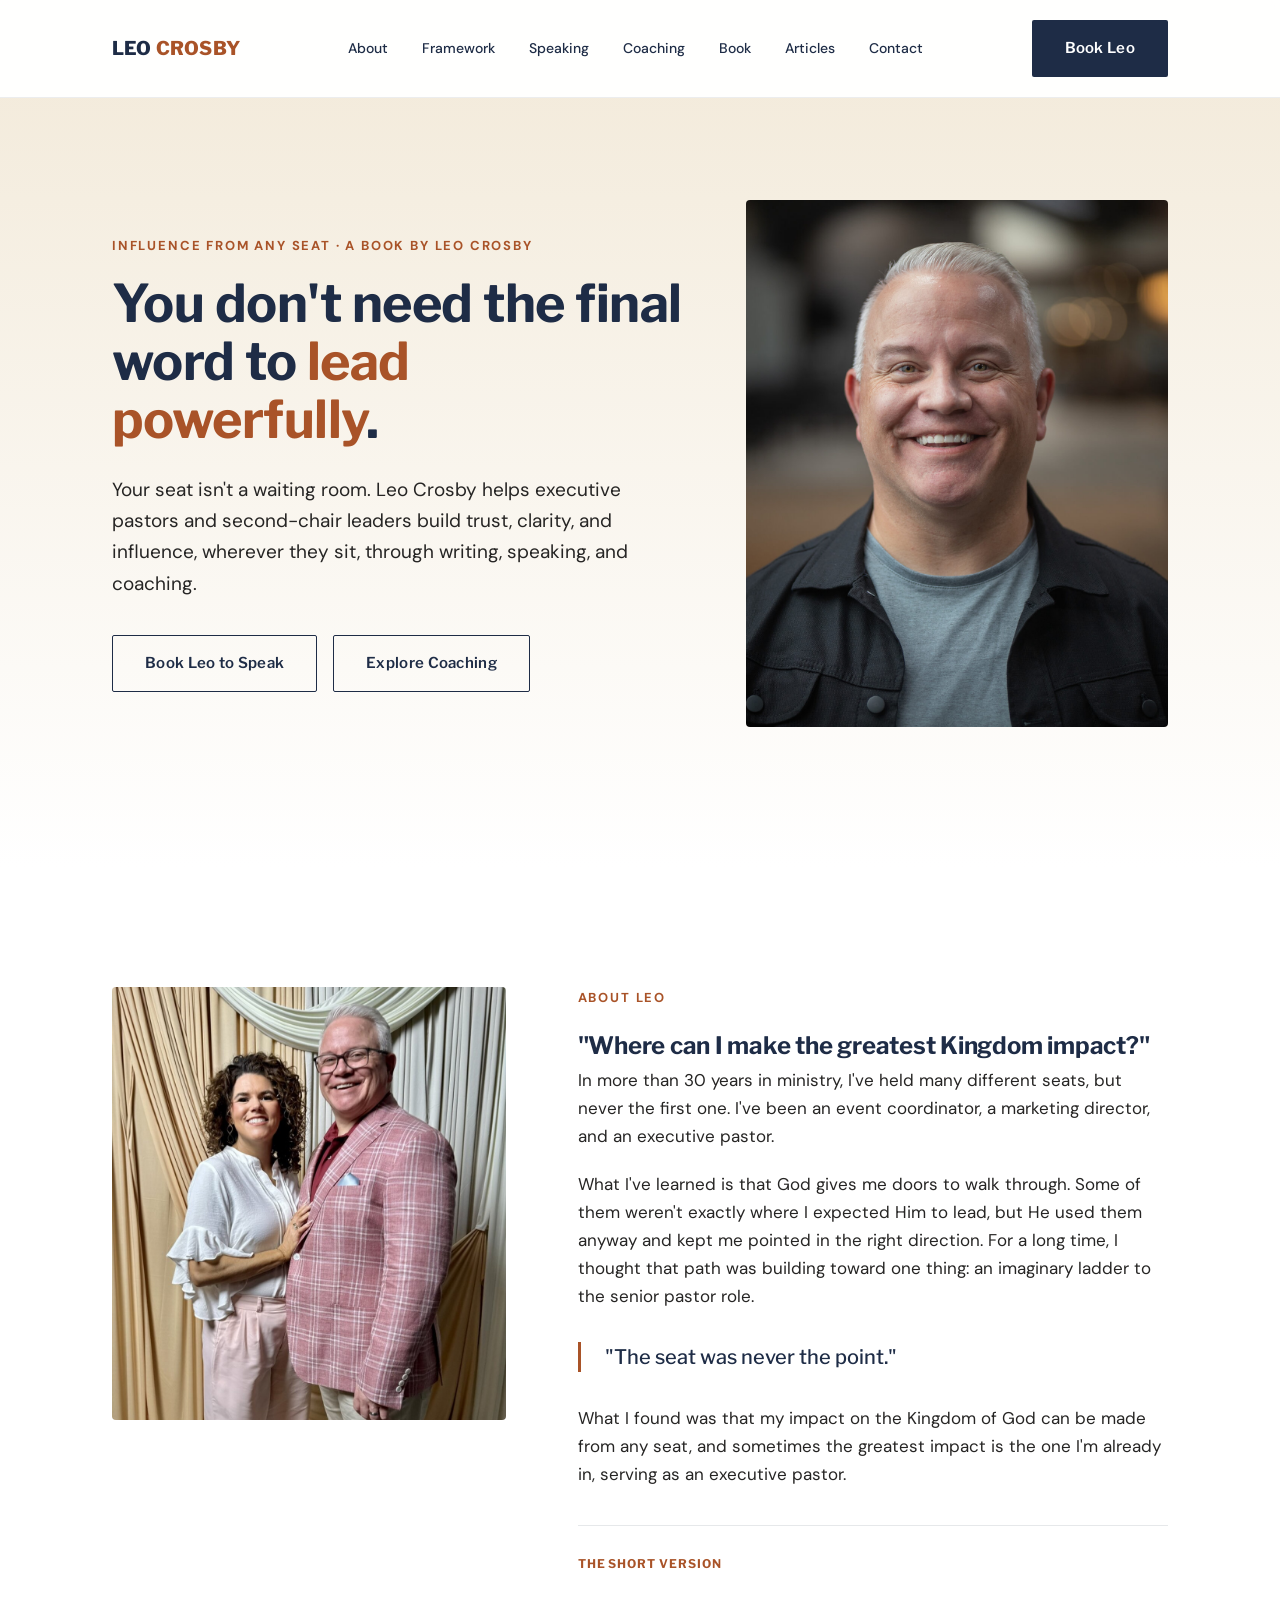
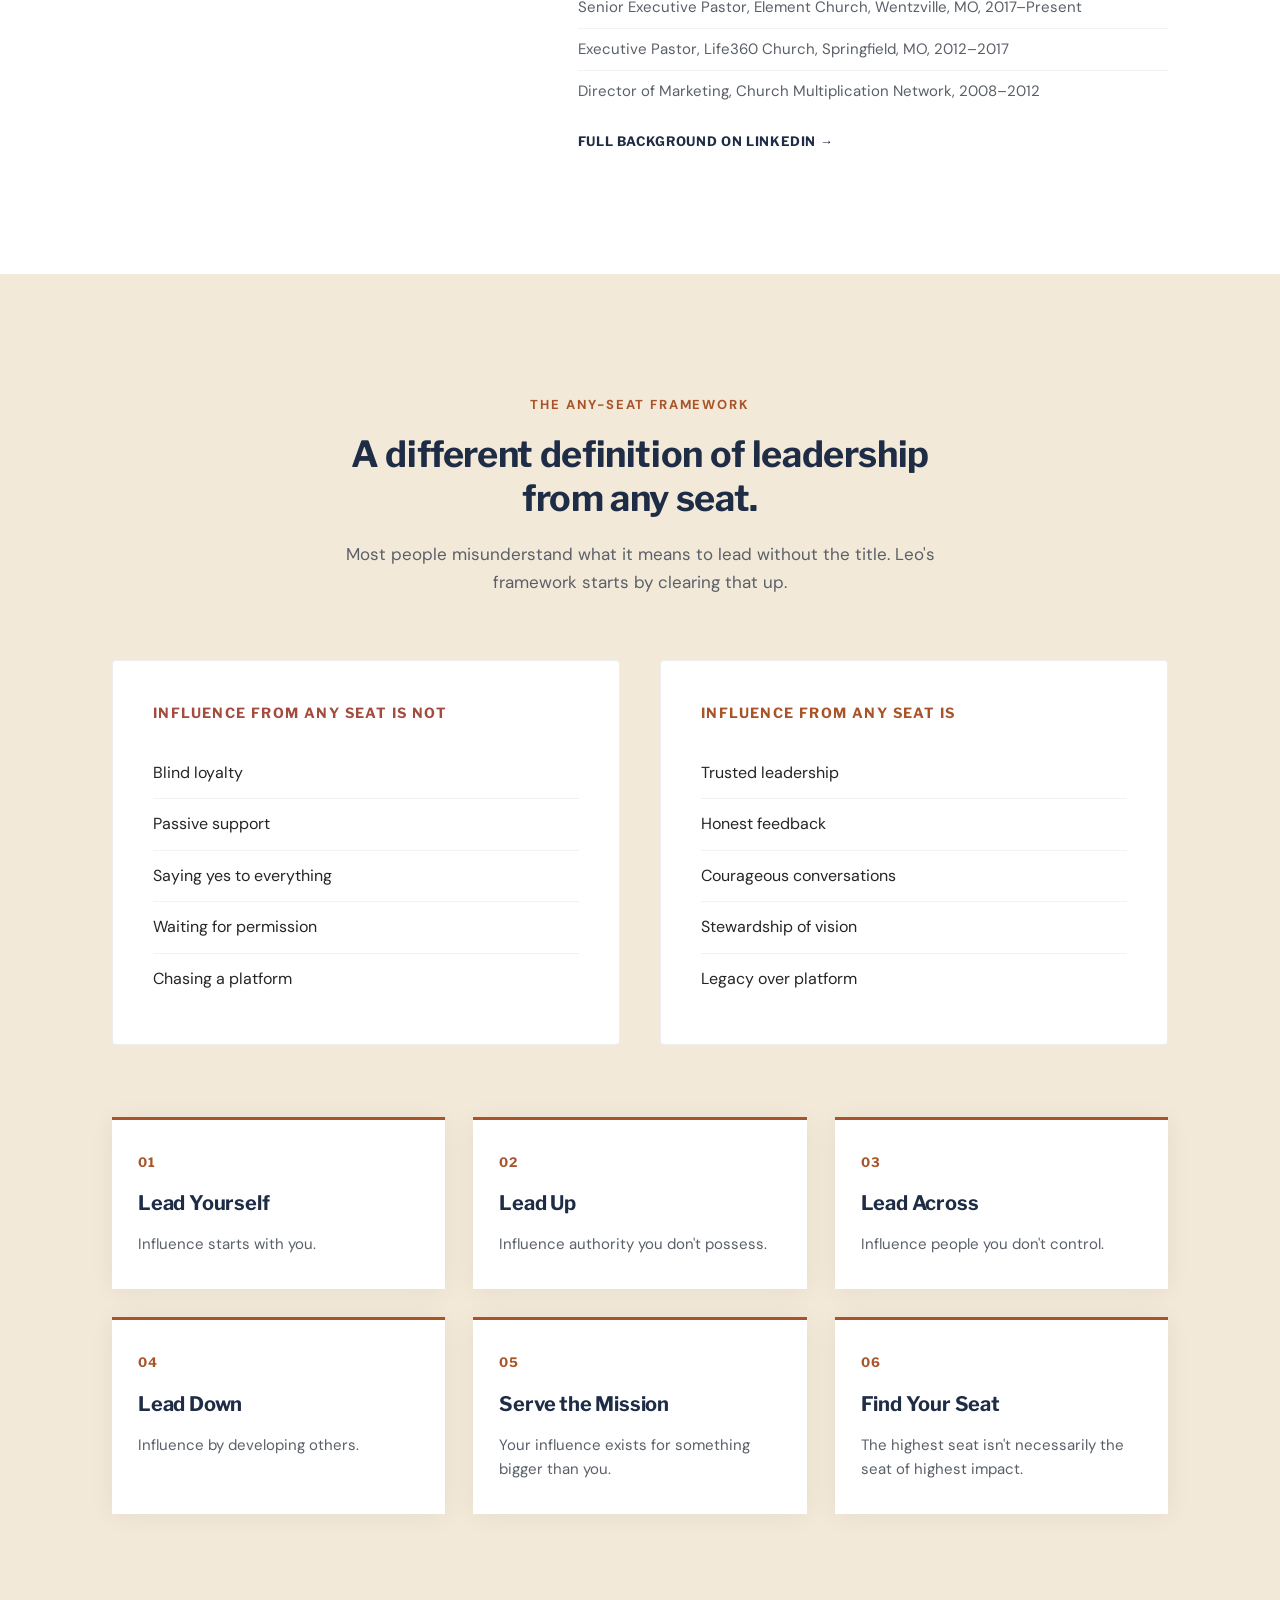
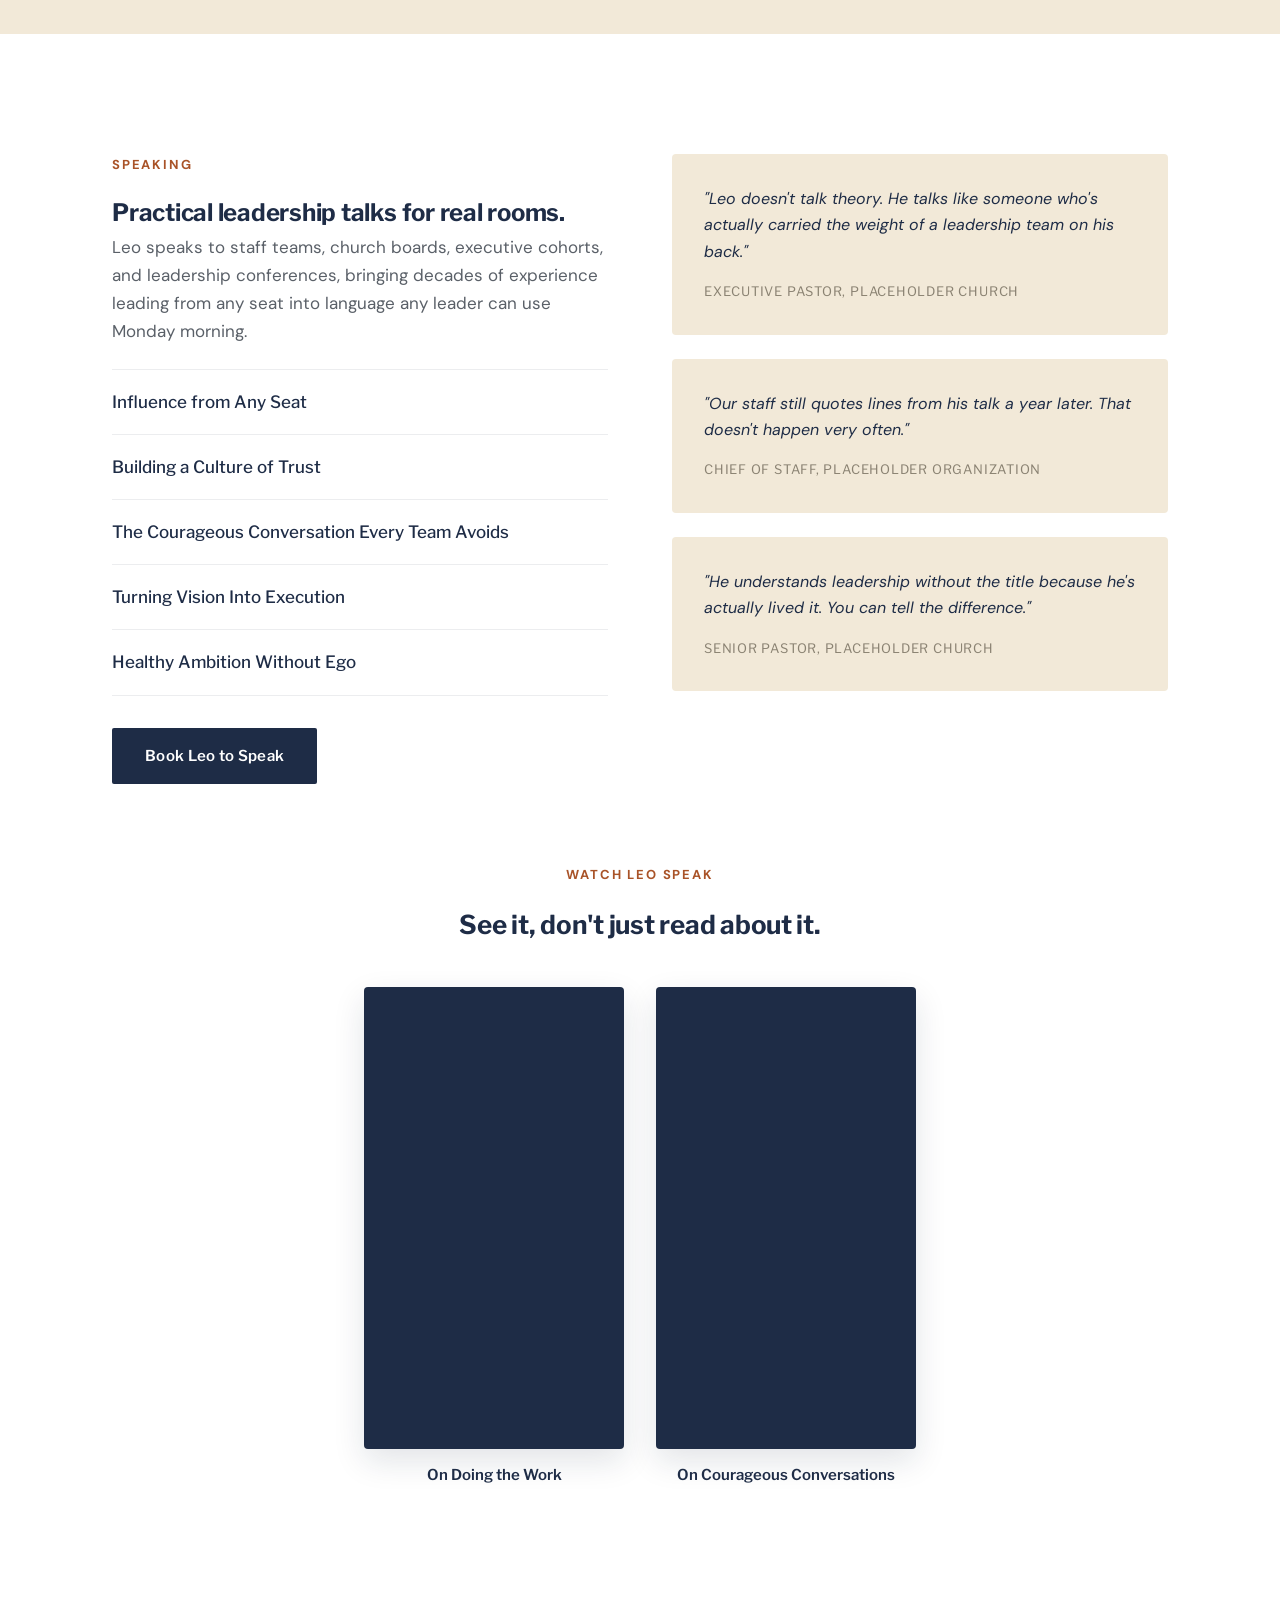
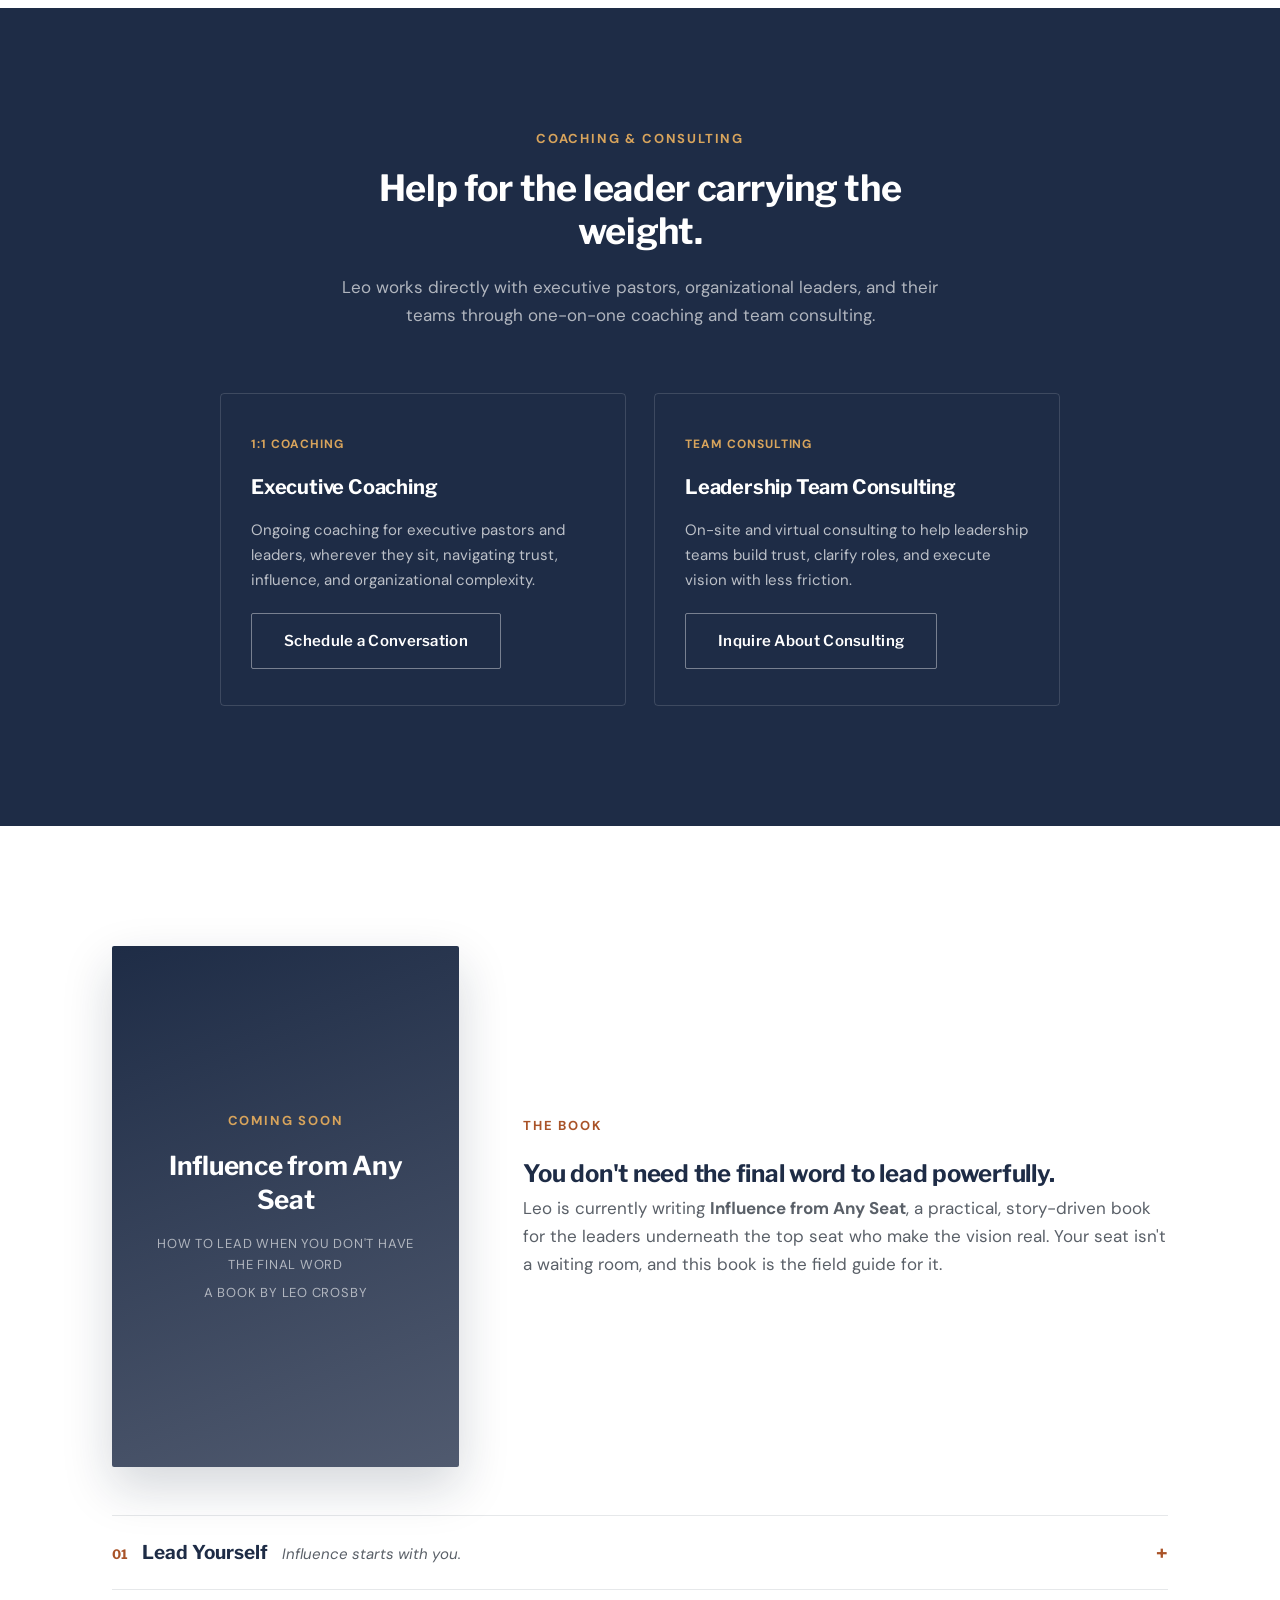
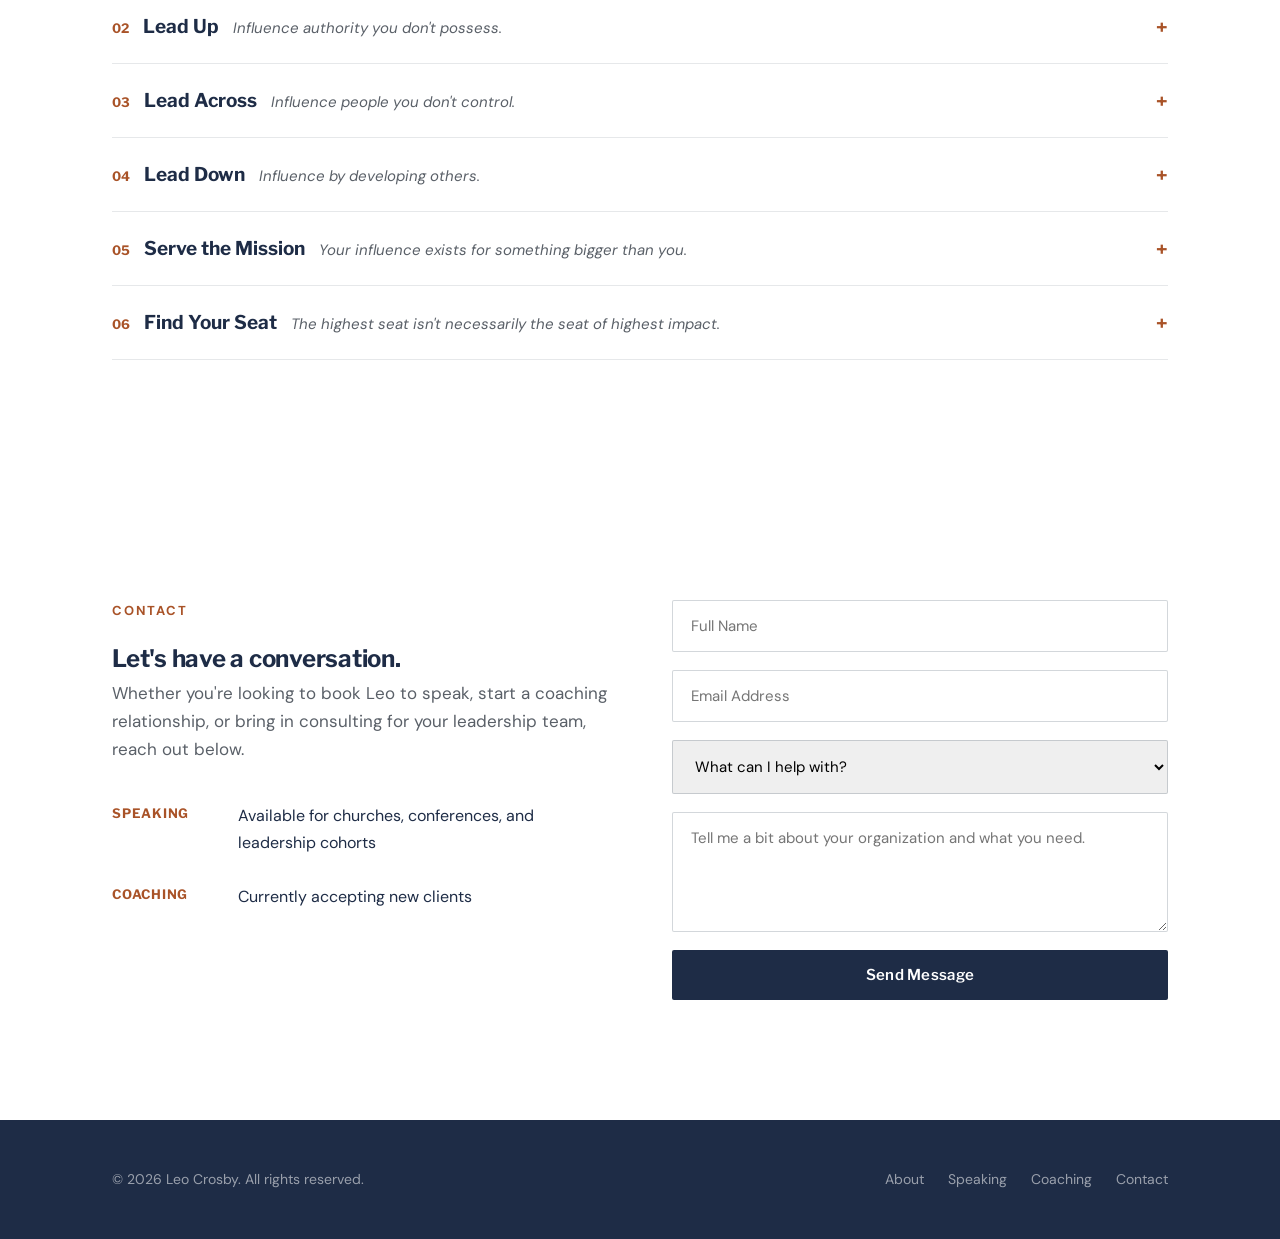
<file: index.html>
<!DOCTYPE html>
<html lang="en">
<head>
<meta charset="UTF-8">
<meta name="viewport" content="width=device-width, initial-scale=1.0">
<title>Leo Crosby | Influence from Any Seat</title>
<meta name="description" content="You don't need the final word to lead powerfully. Leo Crosby helps executive pastors and second-chair leaders build trust, clarity, and influence, wherever they sit.">
<link rel="preconnect" href="https://fonts.googleapis.com">
<link rel="preconnect" href="https://fonts.gstatic.com" crossorigin>
<link href="https://fonts.googleapis.com/css2?family=Libre+Franklin:wght@400;500;600;700;800&family=DM+Sans:wght@400;500;700&display=swap" rel="stylesheet">
<link rel="stylesheet" href="styles/main.css">
<!-- MailerLite Universal -->
<script>
(function(w,d,e,u,f,l,n){w[f]=w[f]||function(){(w[f].q=w[f].q||[])
.push(arguments);},l=d.createElement(e),l.async=1,l.src=u,
n=d.getElementsByTagName(e)[0],n.parentNode.insertBefore(l,n);})
(window,document,'script','https://assets.mailerlite.com/js/universal.js','ml');
ml('account', '2651116');
</script>
<!-- End MailerLite Universal -->
</head>
<body>

<header>
  <nav>
    <a href="#top" class="logo">LEO <span>CROSBY</span></a>
    <ul class="nav-links" id="navLinks">
      <li><a href="#about">About</a></li>
      <li><a href="#framework">Framework</a></li>
      <li><a href="#speaking">Speaking</a></li>
      <li><a href="#coaching">Coaching</a></li>
      <li><a href="#book">Book</a></li>
      <li><a href="articles/index.html">Articles</a></li>
      <li><a href="#contact">Contact</a></li>
    </ul>
    <div class="nav-cta">
      <a href="#contact" class="btn btn-primary">Book Leo</a>
      <button class="nav-toggle" id="navToggle" aria-label="Toggle menu">&#9776;</button>
    </div>
  </nav>
</header>

<main>

  <!-- HERO -->
  <section class="hero" id="top">
    <div class="container hero-grid">
      <div>
        <span class="eyebrow">Influence from Any Seat &middot; A Book by Leo Crosby</span>
        <h1>You don't need the final word to <em>lead powerfully</em>.</h1>
        <p class="lead">Your seat isn't a waiting room. Leo Crosby helps executive pastors and second-chair leaders build trust, clarity, and influence, wherever they sit, through writing, speaking, and coaching.</p>
        <div class="ml-embedded" data-form="iNPp13"></div>
        <div class="hero-ctas">
          <a href="#speaking" class="btn btn-outline">Book Leo to Speak</a>
          <a href="#coaching" class="btn btn-outline">Explore Coaching</a>
        </div>
      </div>
      <div class="hero-portrait"><img src="images/leo-headshot-web.jpg" alt="Leo Crosby"></div>
    </div>
  </section>

  <!-- ABOUT -->
  <section id="about">
    <div class="container about-grid">
      <div class="about-photo"><img src="images/leo-family-web.jpg" alt="Leo and LaDawna Crosby"></div>
      <div class="about-text">
        <span class="eyebrow">About Leo</span>
        <h2>"Where can I make the greatest Kingdom impact?"</h2>
        <p>In more than 30 years in ministry, I've held many different seats, but never the first one. I've been an event coordinator, a marketing director, and an executive pastor.</p>
        <p>What I've learned is that God gives me doors to walk through. Some of them weren't exactly where I expected Him to lead, but He used them anyway and kept me pointed in the right direction. For a long time, I thought that path was building toward one thing: an imaginary ladder to the senior pastor role.</p>
        <div class="pull-quote">"The seat was never the point."</div>
        <p>What I found was that my impact on the Kingdom of God can be made from any seat, and sometimes the greatest impact is the one I'm already in, serving as an executive pastor.</p>

        <div class="about-background">
          <span class="about-background-label">The Short Version</span>
          <ul>
            <li>Senior Executive Pastor, Element Church, Wentzville, MO, 2017&ndash;Present</li>
            <li>Executive Pastor, Life360 Church, Springfield, MO, 2012&ndash;2017</li>
            <li>Director of Marketing, Church Multiplication Network, 2008&ndash;2012</li>
          </ul>
          <a href="https://www.linkedin.com/in/leocrosby/" class="about-linkedin" target="_blank" rel="noopener">Full background on LinkedIn &rarr;</a>
        </div>
      </div>
    </div>
  </section>

  <!-- FRAMEWORK -->
  <section class="bg-warm" id="framework">
    <div class="container">
      <div class="section-head center">
        <span class="eyebrow">The Any-Seat Framework</span>
        <h2>A different definition of leadership from any seat.</h2>
        <p>Most people misunderstand what it means to lead without the title. Leo's framework starts by clearing that up.</p>
      </div>

      <div class="not-is-grid">
        <div class="not-is-card is-not">
          <h3>Influence from Any Seat Is Not</h3>
          <ul>
            <li>Blind loyalty</li>
            <li>Passive support</li>
            <li>Saying yes to everything</li>
            <li>Waiting for permission</li>
            <li>Chasing a platform</li>
          </ul>
        </div>
        <div class="not-is-card is-yes">
          <h3>Influence from Any Seat Is</h3>
          <ul>
            <li>Trusted leadership</li>
            <li>Honest feedback</li>
            <li>Courageous conversations</li>
            <li>Stewardship of vision</li>
            <li>Legacy over platform</li>
          </ul>
        </div>
      </div>

      <div class="pillars">
        <div class="pillar">
          <span class="num">01</span>
          <h4>Lead Yourself</h4>
          <p>Influence starts with you.</p>
        </div>
        <div class="pillar">
          <span class="num">02</span>
          <h4>Lead Up</h4>
          <p>Influence authority you don't possess.</p>
        </div>
        <div class="pillar">
          <span class="num">03</span>
          <h4>Lead Across</h4>
          <p>Influence people you don't control.</p>
        </div>
        <div class="pillar">
          <span class="num">04</span>
          <h4>Lead Down</h4>
          <p>Influence by developing others.</p>
        </div>
        <div class="pillar">
          <span class="num">05</span>
          <h4>Serve the Mission</h4>
          <p>Your influence exists for something bigger than you.</p>
        </div>
        <div class="pillar">
          <span class="num">06</span>
          <h4>Find Your Seat</h4>
          <p>The highest seat isn't necessarily the seat of highest impact.</p>
        </div>
      </div>
    </div>
  </section>

  <!-- SPEAKING -->
  <section id="speaking">
    <div class="container speaking-grid">
      <div>
        <span class="eyebrow">Speaking</span>
        <h2>Practical leadership talks for real rooms.</h2>
        <p style="font-size:17px;color:#5A6068;">Leo speaks to staff teams, church boards, executive cohorts, and leadership conferences, bringing decades of experience leading from any seat into language any leader can use Monday morning.</p>
        <ul class="topic-list">
          <li>Influence from Any Seat</li>
          <li>Building a Culture of Trust</li>
          <li>The Courageous Conversation Every Team Avoids</li>
          <li>Turning Vision Into Execution</li>
          <li>Healthy Ambition Without Ego</li>
        </ul>
        <div style="margin-top:32px;">
          <a href="#contact" class="btn btn-primary">Book Leo to Speak</a>
        </div>
      </div>
      <div>
        <div class="quote-card">
          <p>"Leo doesn't talk theory. He talks like someone who's actually carried the weight of a leadership team on his back."</p>
          <div class="attribution">Executive Pastor, Placeholder Church</div>
        </div>
        <div class="quote-card">
          <p>"Our staff still quotes lines from his talk a year later. That doesn't happen very often."</p>
          <div class="attribution">Chief of Staff, Placeholder Organization</div>
        </div>
        <div class="quote-card">
          <p>"He understands leadership without the title because he's actually lived it. You can tell the difference."</p>
          <div class="attribution">Senior Pastor, Placeholder Church</div>
        </div>
      </div>
    </div>

    <div class="container">
      <div class="video-section-head">
        <span class="eyebrow">Watch Leo Speak</span>
        <h3>See it, don't just read about it.</h3>
      </div>
      <div class="video-grid">
        <div class="video-card">
          <div class="video-embed">
            <iframe src="https://www.youtube.com/embed/_AByz49IlJo" title="On Doing the Work" frameborder="0" allow="accelerometer; autoplay; clipboard-write; encrypted-media; gyroscope; picture-in-picture" allowfullscreen loading="lazy"></iframe>
          </div>
          <div class="video-caption">On Doing the Work</div>
        </div>
        <div class="video-card">
          <div class="video-embed">
            <iframe src="https://www.youtube.com/embed/SOd43g91yX8" title="On Courageous Conversations" frameborder="0" allow="accelerometer; autoplay; clipboard-write; encrypted-media; gyroscope; picture-in-picture" allowfullscreen loading="lazy"></iframe>
          </div>
          <div class="video-caption">On Courageous Conversations</div>
        </div>
      </div>
    </div>
  </section>

  <!-- COACHING -->
  <section class="bg-navy" id="coaching">
    <div class="container">
      <div class="section-head center">
        <span class="eyebrow">Coaching &amp; Consulting</span>
        <h2>Help for the leader carrying the weight.</h2>
        <p style="color:rgba(255,255,255,0.65);">Leo works directly with executive pastors, organizational leaders, and their teams through one-on-one coaching and team consulting.</p>
      </div>
      <div class="coaching-grid">
        <div class="coaching-card">
          <span class="tag">1:1 Coaching</span>
          <h4>Executive Coaching</h4>
          <p>Ongoing coaching for executive pastors and leaders, wherever they sit, navigating trust, influence, and organizational complexity.</p>
          <a href="#contact" class="btn btn-outline" style="color:#fff;border-color:rgba(255,255,255,0.4);">Schedule a Conversation</a>
        </div>
        <div class="coaching-card">
          <span class="tag">Team Consulting</span>
          <h4>Leadership Team Consulting</h4>
          <p>On-site and virtual consulting to help leadership teams build trust, clarify roles, and execute vision with less friction.</p>
          <a href="#contact" class="btn btn-outline" style="color:#fff;border-color:rgba(255,255,255,0.4);">Inquire About Consulting</a>
        </div>
      </div>
    </div>
  </section>

  <!-- BOOK -->
  <section id="book">
    <div class="container book-grid">
      <div class="book-cover">
        <span class="eyebrow">Coming Soon</span>
        <h3>Influence from Any Seat</h3>
        <div class="sub">How to Lead When You Don't Have the Final Word</div>
        <div class="sub" style="margin-top:6px;">A Book by Leo Crosby</div>
      </div>
      <div>
        <span class="eyebrow">The Book</span>
        <h2>You don't need the final word to lead powerfully.</h2>
        <p style="font-size:17px;color:#5A6068;margin-bottom:20px;">Leo is currently writing <strong>Influence from Any Seat</strong>, a practical, story-driven book for the leaders underneath the top seat who make the vision real. Your seat isn't a waiting room, and this book is the field guide for it.</p>
        <div class="ml-embedded" data-form="iNPp13"></div>
      </div>
    </div>

    <div class="container">
      <div class="book-parts-detailed">
        <details class="book-part">
          <summary>
            <span class="num">01</span>
            <span class="part-name">Lead Yourself</span>
            <span class="part-tagline">Influence starts with you.</span>
          </summary>
          <ul class="book-chapters">
            <li><strong>Ch. 1: Make Mornings Matter.</strong> The discipline of filling your own tank before leadership empties it.</li>
            <li><strong>Ch. 2: Own Your Calendar.</strong> Deciding what deserves your best before urgency decides for you.</li>
            <li><strong>Ch. 3: When the Next Step Isn't Up.</strong> Separating growth from promotion, and status from contribution.</li>
          </ul>
        </details>

        <details class="book-part">
          <summary>
            <span class="num">02</span>
            <span class="part-name">Lead Up</span>
            <span class="part-tagline">Influence authority you don't possess.</span>
          </summary>
          <ul class="book-chapters">
            <li><strong>Ch. 4: Ask More, Tell Less.</strong> Why questions build more influence than being right.</li>
            <li><strong>Ch. 5: Plant Seeds Before You Need the Harvest.</strong> Timing, patience, and playing the long game on ideas.</li>
            <li><strong>Ch. 6: Gracious Candor.</strong> Telling the truth to the leader above you without breaking trust.</li>
          </ul>
        </details>

        <details class="book-part">
          <summary>
            <span class="num">03</span>
            <span class="part-name">Lead Across</span>
            <span class="part-tagline">Influence people you don't control.</span>
          </summary>
          <ul class="book-chapters">
            <li><strong>Ch. 7: Serve Sideways.</strong> Trading "what I need from you" for "how can I help you succeed."</li>
            <li><strong>Ch. 8: Ask Permission to Influence.</strong> Earning the right to speak into a peer's leadership.</li>
            <li><strong>Ch. 9: Don't Borrow Someone Else's Conflict.</strong> Refusing to become everyone's fixer.</li>
          </ul>
        </details>

        <details class="book-part">
          <summary>
            <span class="num">04</span>
            <span class="part-name">Lead Down</span>
            <span class="part-tagline">Influence by developing others.</span>
          </summary>
          <ul class="book-chapters">
            <li><strong>Ch. 10: Don't Lead Everyone the Same.</strong> Different people require different approaches. Different doesn't mean deficient.</li>
            <li><strong>Ch. 11: Is It Skill or Is It Heart?</strong> Diagnosing the real problem before you try to correct it.</li>
            <li><strong>Ch. 12: Give Them Room to Get It Wrong.</strong> Coaching outcomes instead of directing every task.</li>
          </ul>
        </details>

        <details class="book-part">
          <summary>
            <span class="num">05</span>
            <span class="part-name">Serve the Mission</span>
            <span class="part-tagline">Your influence exists for something bigger than you.</span>
          </summary>
          <ul class="book-chapters">
            <li><strong>Ch. 13: Get the Right Results.</strong> The difference between activity and alignment.</li>
            <li><strong>Ch. 14: Do Your Job.</strong> Advocating for change without letting frustration distract you from what's already yours to carry.</li>
            <li><strong>Ch. 15: Stay Long Enough to Matter.</strong> Why trust and credibility compound over years, not months.</li>
          </ul>
        </details>

        <details class="book-part">
          <summary>
            <span class="num">06</span>
            <span class="part-name">Find Your Seat</span>
            <span class="part-tagline">The highest seat isn't necessarily the seat of highest impact.</span>
          </summary>
          <ul class="book-chapters">
            <li><strong>Ch. 16: Bloom Where You're Planted.</strong> Contentment without complacency.</li>
            <li><strong>Ch. 17: Find Your Greatest Contribution.</strong> Reframing success around stewardship and impact, not title.</li>
          </ul>
        </details>
      </div>
    </div>
  </section>

  <!-- CONTACT -->
  <section id="contact">
    <div class="container contact-grid">
      <div>
        <span class="eyebrow">Contact</span>
        <h2>Let's have a conversation.</h2>
        <p style="font-size:17px;color:#5A6068;margin-bottom:40px;">Whether you're looking to book Leo to speak, start a coaching relationship, or bring in consulting for your leadership team, reach out below.</p>
        <div class="contact-info-item">
          <div class="label">Speaking</div>
          <div class="value">Available for churches, conferences, and leadership cohorts</div>
        </div>
        <div class="contact-info-item">
          <div class="label">Coaching</div>
          <div class="value">Currently accepting new clients</div>
        </div>
      </div>
      <form class="contact-form" onsubmit="return false;">
        <input type="text" placeholder="Full Name" required>
        <input type="email" placeholder="Email Address" required>
        <select required>
          <option value="" disabled selected>What can I help with?</option>
          <option>Speaking Inquiry</option>
          <option>Executive Coaching</option>
          <option>Team Consulting</option>
          <option>General Question</option>
        </select>
        <textarea placeholder="Tell me a bit about your organization and what you need."></textarea>
        <button type="submit" class="btn btn-primary">Send Message</button>
      </form>
    </div>
  </section>

</main>

<footer>
  <div class="container footer-grid">
    <div>&copy; <span id="year"></span> Leo Crosby. All rights reserved.</div>
    <ul class="footer-links">
      <li><a href="#about">About</a></li>
      <li><a href="#speaking">Speaking</a></li>
      <li><a href="#coaching">Coaching</a></li>
      <li><a href="#contact">Contact</a></li>
    </ul>
  </div>
</footer>

<script>
  document.getElementById('year').textContent = new Date().getFullYear();
  const navToggle = document.getElementById('navToggle');
  const navLinks = document.getElementById('navLinks');
  navToggle.addEventListener('click', () => navLinks.classList.toggle('open'));
  navLinks.querySelectorAll('a').forEach(a => a.addEventListener('click', () => navLinks.classList.remove('open')));
</script>

</body>
</html>
</file>
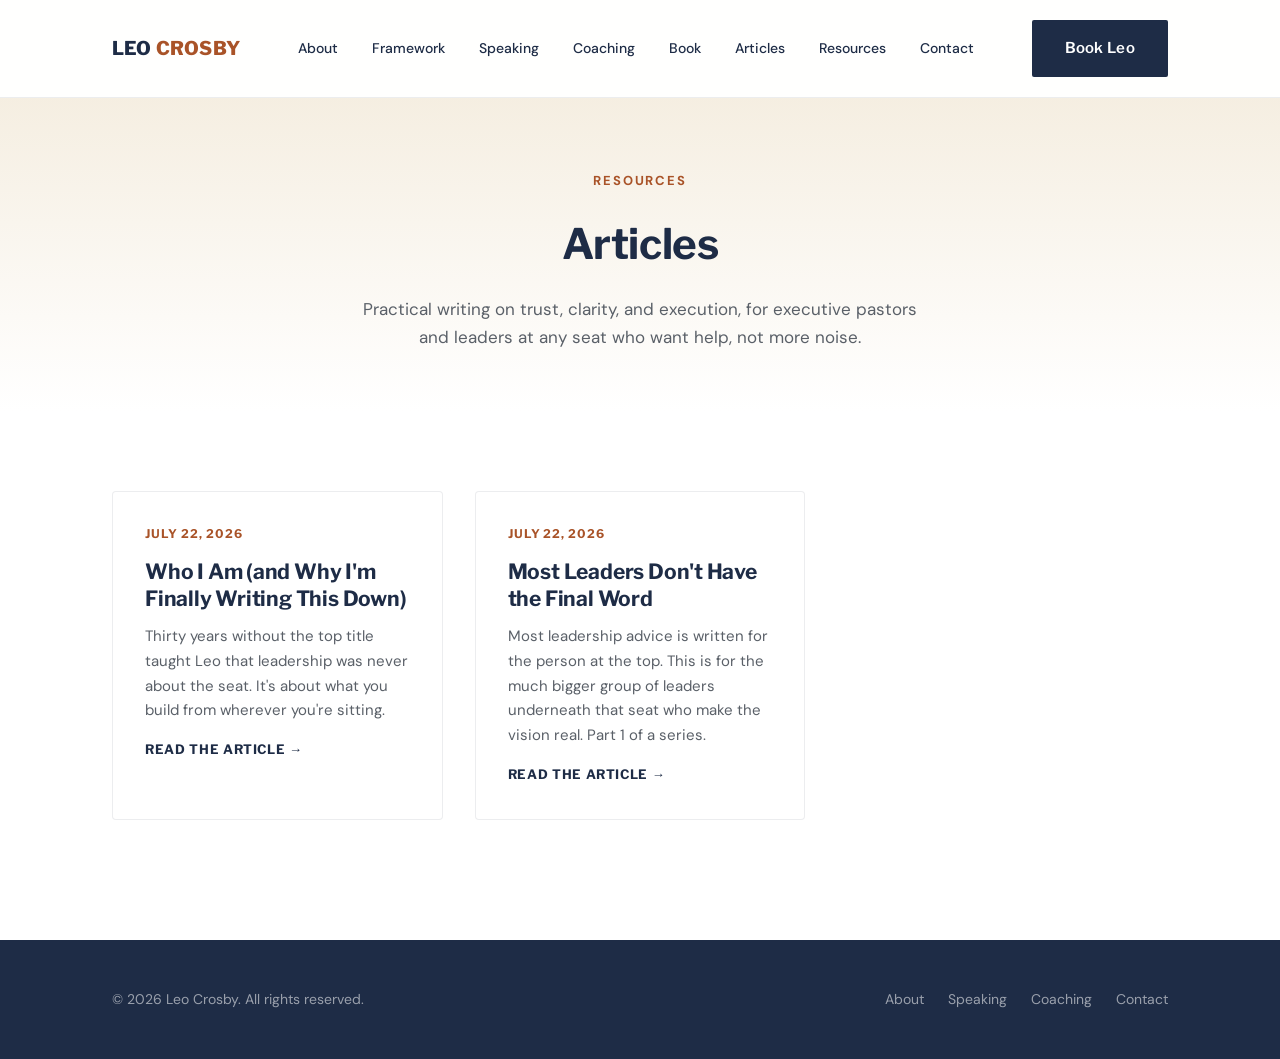
<file: articles/index.html>
<!DOCTYPE html>
<html lang="en">
<head>
<meta charset="UTF-8">
<meta name="viewport" content="width=device-width, initial-scale=1.0">
<title>Articles | Leo Crosby</title>
<meta name="description" content="Practical writing on trust, clarity, and execution for executive pastors and leaders at any seat, from Leo Crosby.">
<link rel="preconnect" href="https://fonts.googleapis.com">
<link rel="preconnect" href="https://fonts.gstatic.com" crossorigin>
<link href="https://fonts.googleapis.com/css2?family=Libre+Franklin:wght@400;500;600;700;800&family=DM+Sans:wght@400;500;700&display=swap" rel="stylesheet">
<link rel="stylesheet" href="../styles/main.css">
</head>
<body>

<header>
  <nav>
    <a href="../index.html" class="logo">LEO <span>CROSBY</span></a>
    <ul class="nav-links" id="navLinks">
      <li><a href="../index.html#about">About</a></li>
      <li><a href="../index.html#framework">Framework</a></li>
      <li><a href="../index.html#speaking">Speaking</a></li>
      <li><a href="../index.html#coaching">Coaching</a></li>
      <li><a href="../index.html#book">Book</a></li>
      <li><a href="index.html">Articles</a></li>
      <li><a href="../index.html#resources">Resources</a></li>
      <li><a href="../index.html#contact">Contact</a></li>
    </ul>
    <div class="nav-cta">
      <a href="../index.html#contact" class="btn btn-primary">Book Leo</a>
      <button class="nav-toggle" id="navToggle" aria-label="Toggle menu">&#9776;</button>
    </div>
  </nav>
</header>

<main>

  <section class="articles-hero">
    <div class="container">
      <span class="eyebrow">Resources</span>
      <h1>Articles</h1>
      <p>Practical writing on trust, clarity, and execution, for executive pastors and leaders at any seat who want help, not more noise.</p>
    </div>
  </section>

  <div class="container">
    <div class="articles-list" id="articlesList">
      <a href="who-i-am.html" class="article-card" data-publish="2026-07-22">
        <span class="date">July 22, 2026</span>
        <h3>Who I Am (and Why I'm Finally Writing This Down)</h3>
        <p>Thirty years without the top title taught Leo that leadership was never about the seat. It's about what you build from wherever you're sitting.</p>
        <span class="read-more">Read the Article &rarr;</span>
      </a>

      <a href="most-leaders-dont-have-the-final-word.html" class="article-card" data-publish="2026-07-22">
        <span class="date">July 22, 2026</span>
        <h3>Most Leaders Don't Have the Final Word</h3>
        <p>Most leadership advice is written for the person at the top. This is for the much bigger group of leaders underneath that seat who make the vision real. Part 1 of a series.</p>
        <span class="read-more">Read the Article &rarr;</span>
      </a>

      <!-- To add a future article, copy a block above, update the href/date/title/excerpt,
           and set data-publish to the date it should go live (YYYY-MM-DD).
           It will stay hidden until that date, then appear automatically. -->
    </div>
  </div>

</main>

<footer>
  <div class="container footer-grid">
    <div>&copy; <span id="year"></span> Leo Crosby. All rights reserved.</div>
    <ul class="footer-links">
      <li><a href="../index.html#about">About</a></li>
      <li><a href="../index.html#speaking">Speaking</a></li>
      <li><a href="../index.html#coaching">Coaching</a></li>
      <li><a href="../index.html#contact">Contact</a></li>
    </ul>
  </div>
</footer>

<script>
  document.getElementById('year').textContent = new Date().getFullYear();
  const navToggle = document.getElementById('navToggle');
  const navLinks = document.getElementById('navLinks');
  navToggle.addEventListener('click', () => navLinks.classList.toggle('open'));
  navLinks.querySelectorAll('a').forEach(a => a.addEventListener('click', () => navLinks.classList.remove('open')));

  // Scheduled publishing: hide any article card whose data-publish date hasn't arrived yet,
  // then sort the remaining visible cards newest-first.
  (function () {
    const today = new Date();
    today.setHours(0, 0, 0, 0);
    const list = document.getElementById('articlesList');
    const cards = Array.from(list.querySelectorAll('.article-card'));

    const visible = [];
    cards.forEach(card => {
      const publishStr = card.getAttribute('data-publish');
      const publishDate = publishStr ? new Date(publishStr + 'T00:00:00') : today;
      if (publishDate > today) {
        card.remove();
      } else {
        visible.push({ card, date: publishDate });
      }
    });

    visible.sort((a, b) => b.date - a.date);
    visible.forEach(item => list.appendChild(item.card));
  })();
</script>

</body>
</html>
</file>
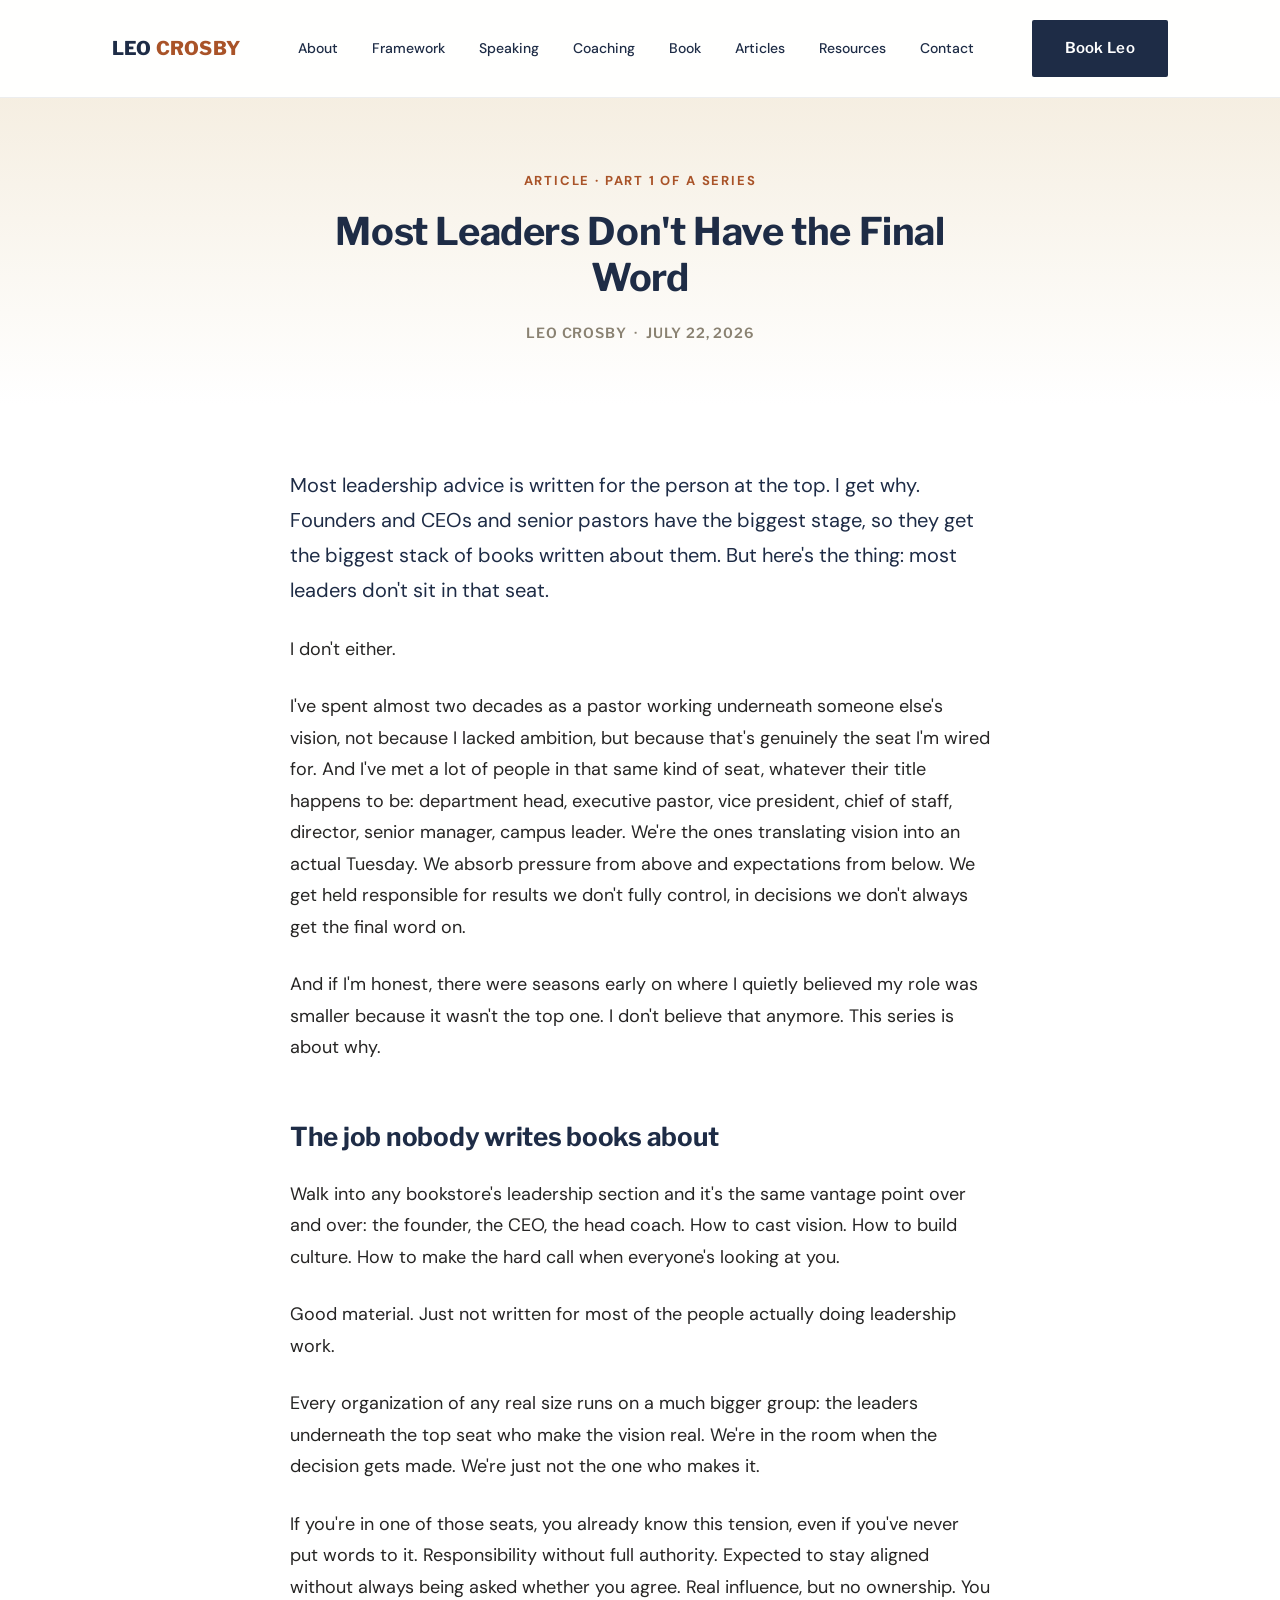
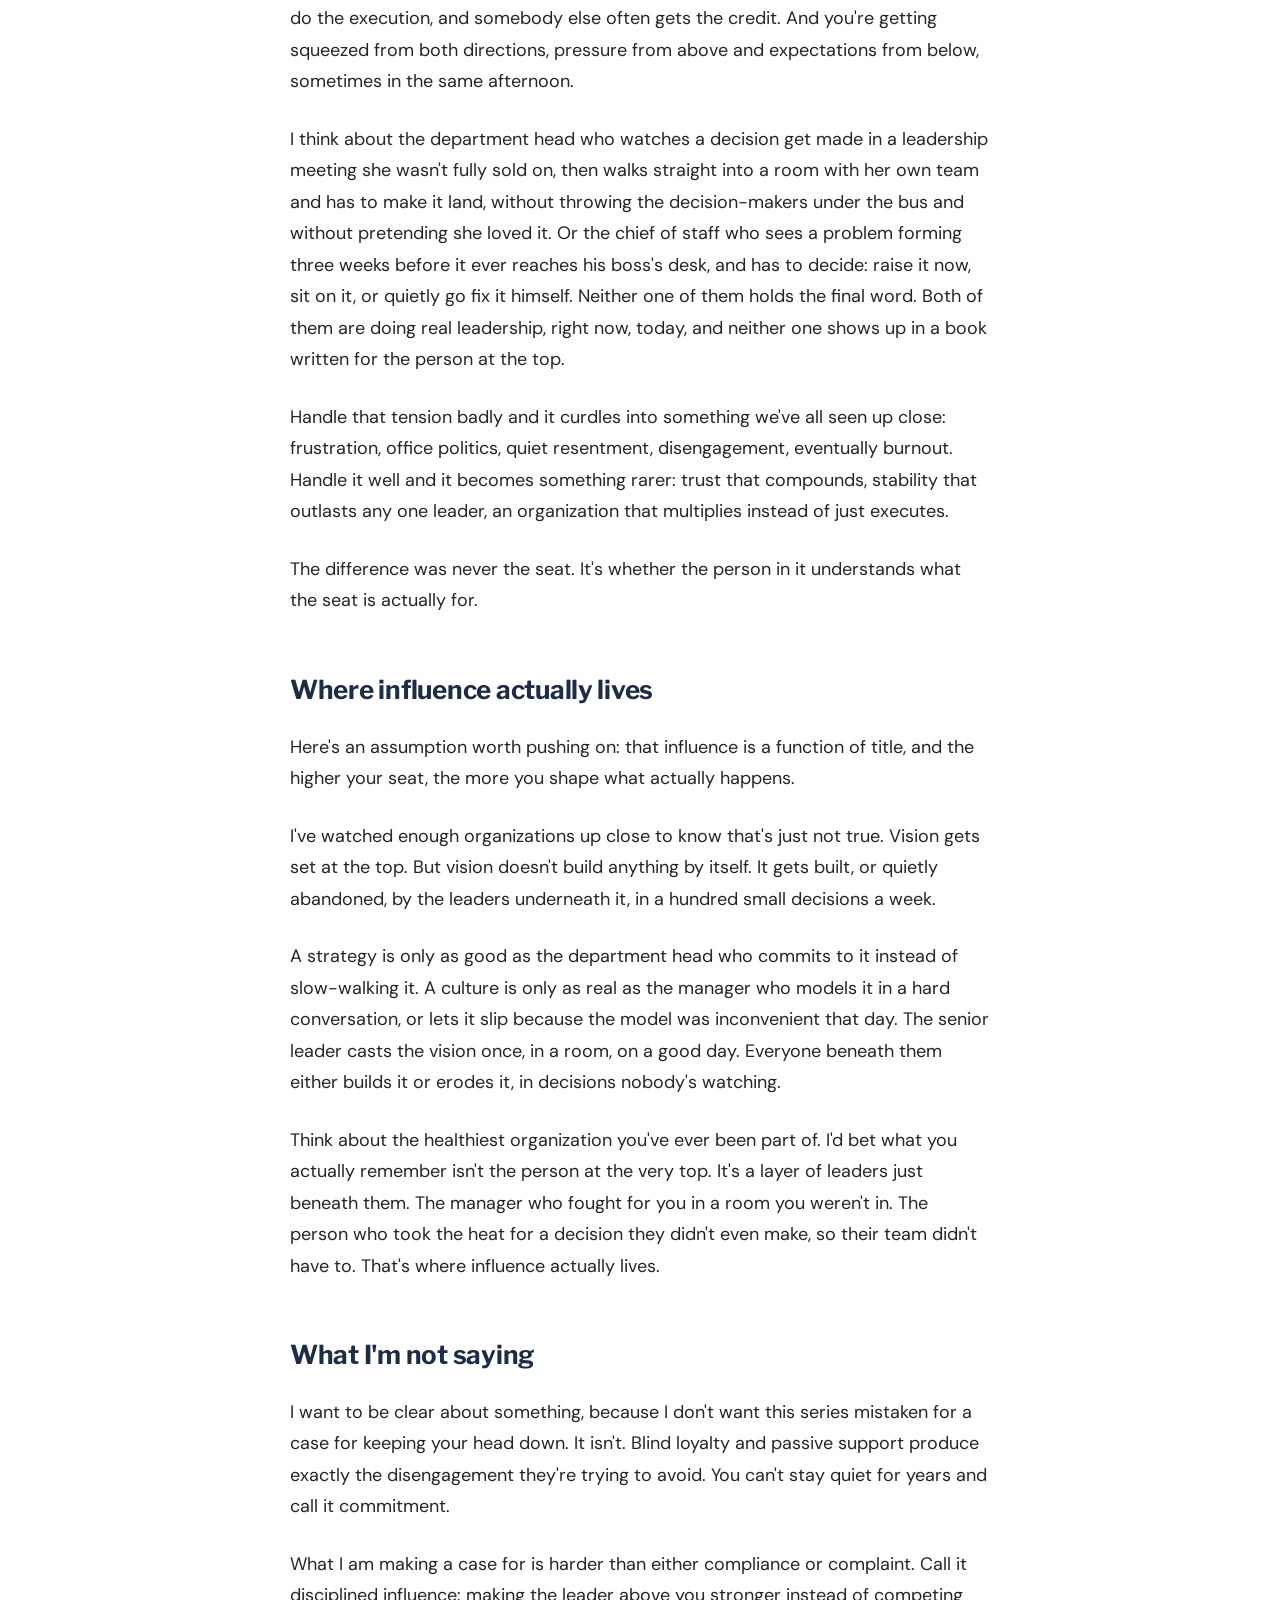
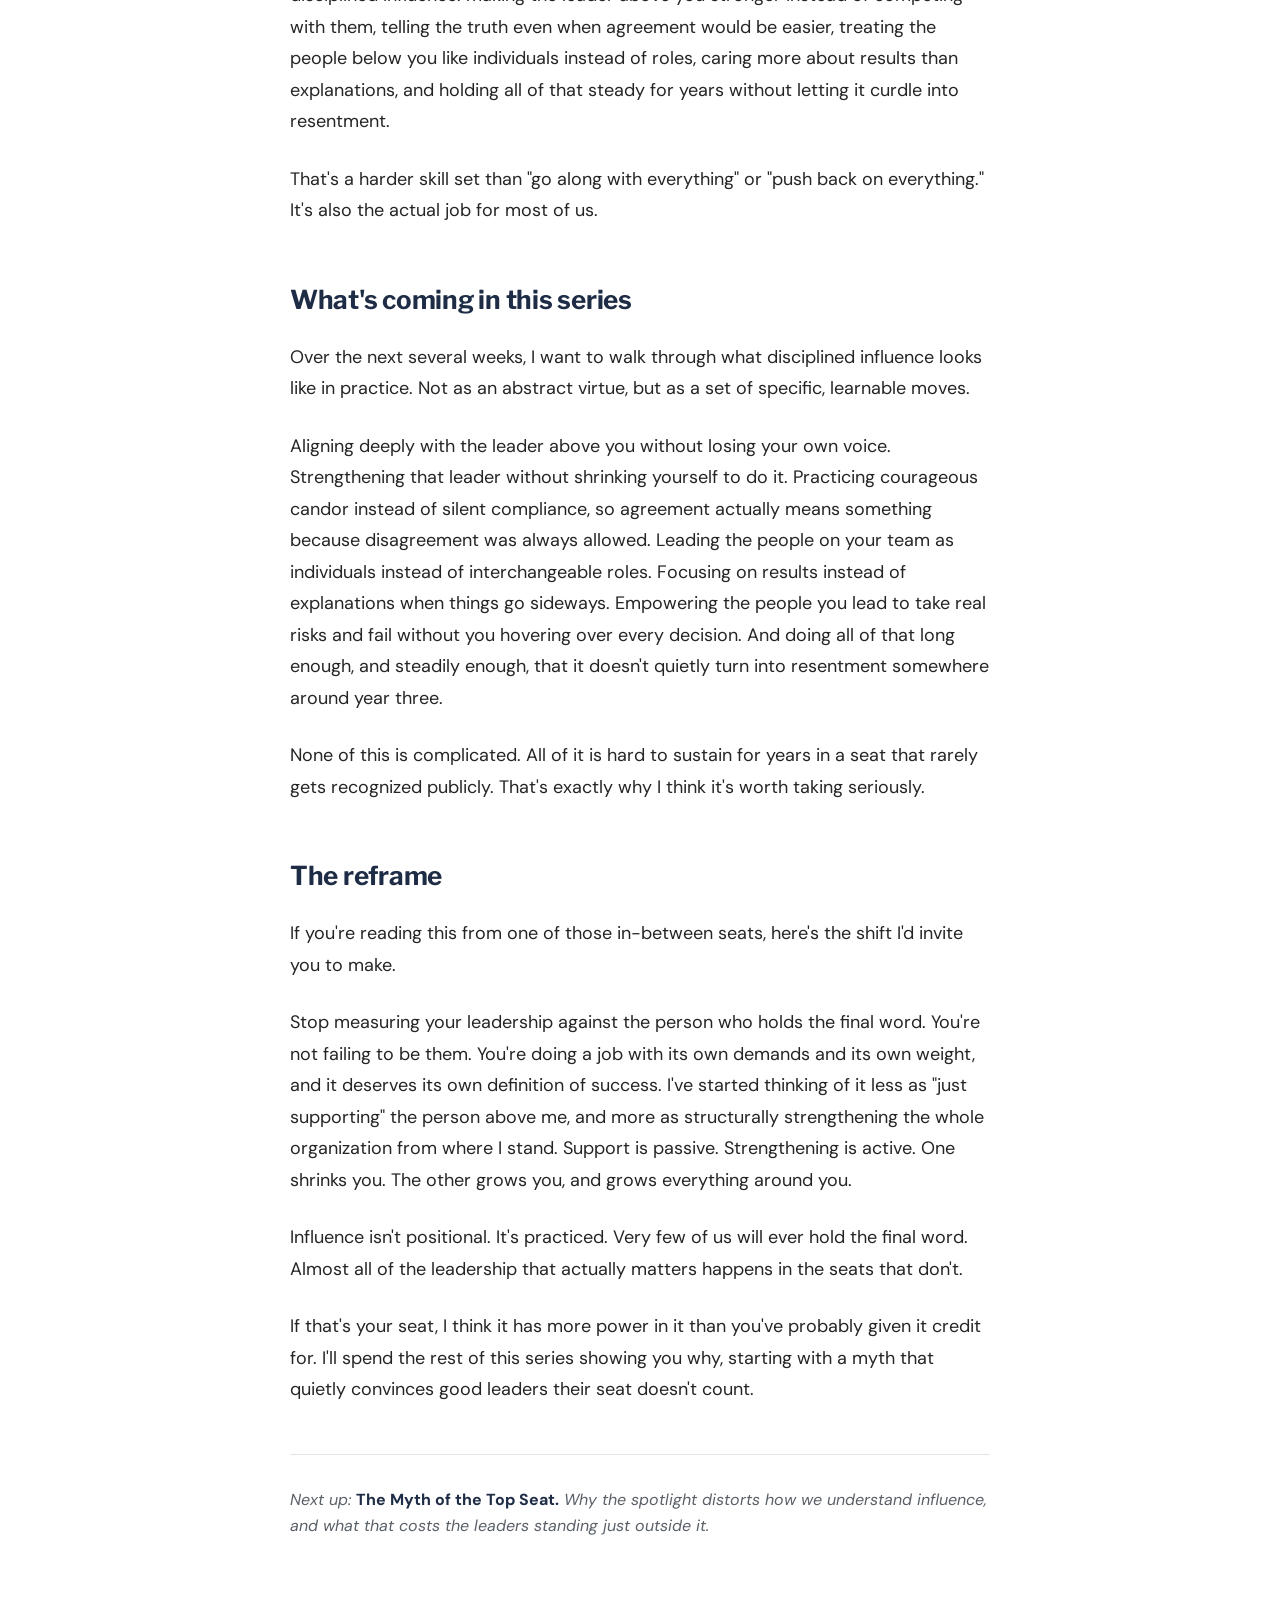
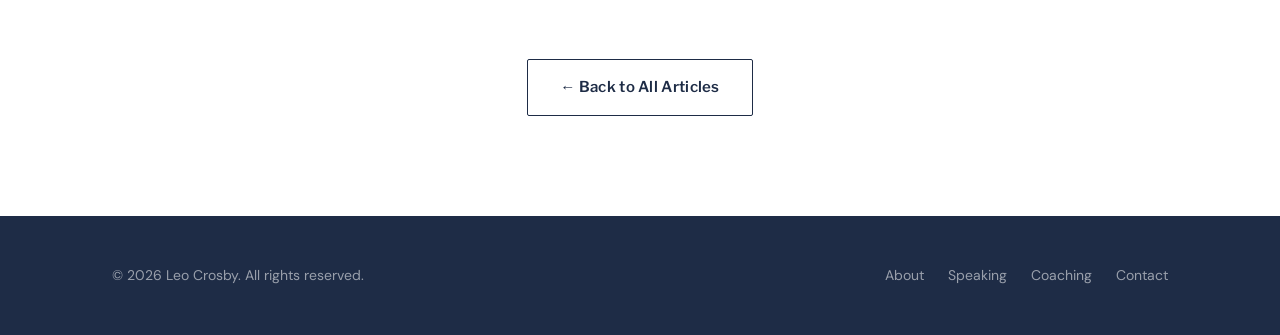
<file: articles/most-leaders-dont-have-the-final-word.html>
<!DOCTYPE html>
<html lang="en">
<head>
<meta charset="UTF-8">
<meta name="viewport" content="width=device-width, initial-scale=1.0">
<title>Most Leaders Don't Have the Final Word | Leo Crosby</title>
<meta name="description" content="Most leadership advice is written for the person at the top. This is for the much bigger group of leaders underneath the top seat who make the vision real.">
<link rel="preconnect" href="https://fonts.googleapis.com">
<link rel="preconnect" href="https://fonts.gstatic.com" crossorigin>
<link href="https://fonts.googleapis.com/css2?family=Libre+Franklin:wght@400;500;600;700;800&family=DM+Sans:wght@400;500;700&display=swap" rel="stylesheet">
<link rel="stylesheet" href="../styles/main.css">
</head>
<body>

<header>
  <nav>
    <a href="../index.html" class="logo">LEO <span>CROSBY</span></a>
    <ul class="nav-links" id="navLinks">
      <li><a href="../index.html#about">About</a></li>
      <li><a href="../index.html#framework">Framework</a></li>
      <li><a href="../index.html#speaking">Speaking</a></li>
      <li><a href="../index.html#coaching">Coaching</a></li>
      <li><a href="../index.html#book">Book</a></li>
      <li><a href="index.html">Articles</a></li>
      <li><a href="../index.html#resources">Resources</a></li>
      <li><a href="../index.html#contact">Contact</a></li>
    </ul>
    <div class="nav-cta">
      <a href="../index.html#contact" class="btn btn-primary">Book Leo</a>
      <button class="nav-toggle" id="navToggle" aria-label="Toggle menu">&#9776;</button>
    </div>
  </nav>
</header>

<main>

  <section class="article-hero">
    <div class="container article-hero-inner">
      <span class="eyebrow">Article &middot; Part 1 of a Series</span>
      <h1>Most Leaders Don't Have the Final Word</h1>
      <div class="article-meta">Leo Crosby &nbsp;&middot;&nbsp; July 22, 2026</div>
    </div>
  </section>

  <div class="container article-body">
    <p>Most leadership advice is written for the person at the top. I get why. Founders and CEOs and senior pastors have the biggest stage, so they get the biggest stack of books written about them. But here's the thing: most leaders don't sit in that seat.</p>

    <p>I don't either.</p>

    <p>I've spent almost two decades as a pastor working underneath someone else's vision, not because I lacked ambition, but because that's genuinely the seat I'm wired for. And I've met a lot of people in that same kind of seat, whatever their title happens to be: department head, executive pastor, vice president, chief of staff, director, senior manager, campus leader. We're the ones translating vision into an actual Tuesday. We absorb pressure from above and expectations from below. We get held responsible for results we don't fully control, in decisions we don't always get the final word on.</p>

    <p>And if I'm honest, there were seasons early on where I quietly believed my role was smaller because it wasn't the top one. I don't believe that anymore. This series is about why.</p>

    <h2>The job nobody writes books about</h2>

    <p>Walk into any bookstore's leadership section and it's the same vantage point over and over: the founder, the CEO, the head coach. How to cast vision. How to build culture. How to make the hard call when everyone's looking at you.</p>

    <p>Good material. Just not written for most of the people actually doing leadership work.</p>

    <p>Every organization of any real size runs on a much bigger group: the leaders underneath the top seat who make the vision real. We're in the room when the decision gets made. We're just not the one who makes it.</p>

    <p>If you're in one of those seats, you already know this tension, even if you've never put words to it. Responsibility without full authority. Expected to stay aligned without always being asked whether you agree. Real influence, but no ownership. You do the execution, and somebody else often gets the credit. And you're getting squeezed from both directions, pressure from above and expectations from below, sometimes in the same afternoon.</p>

    <p>I think about the department head who watches a decision get made in a leadership meeting she wasn't fully sold on, then walks straight into a room with her own team and has to make it land, without throwing the decision-makers under the bus and without pretending she loved it. Or the chief of staff who sees a problem forming three weeks before it ever reaches his boss's desk, and has to decide: raise it now, sit on it, or quietly go fix it himself. Neither one of them holds the final word. Both of them are doing real leadership, right now, today, and neither one shows up in a book written for the person at the top.</p>

    <p>Handle that tension badly and it curdles into something we've all seen up close: frustration, office politics, quiet resentment, disengagement, eventually burnout. Handle it well and it becomes something rarer: trust that compounds, stability that outlasts any one leader, an organization that multiplies instead of just executes.</p>

    <p>The difference was never the seat. It's whether the person in it understands what the seat is actually for.</p>

    <h2>Where influence actually lives</h2>

    <p>Here's an assumption worth pushing on: that influence is a function of title, and the higher your seat, the more you shape what actually happens.</p>

    <p>I've watched enough organizations up close to know that's just not true. Vision gets set at the top. But vision doesn't build anything by itself. It gets built, or quietly abandoned, by the leaders underneath it, in a hundred small decisions a week.</p>

    <p>A strategy is only as good as the department head who commits to it instead of slow-walking it. A culture is only as real as the manager who models it in a hard conversation, or lets it slip because the model was inconvenient that day. The senior leader casts the vision once, in a room, on a good day. Everyone beneath them either builds it or erodes it, in decisions nobody's watching.</p>

    <p>Think about the healthiest organization you've ever been part of. I'd bet what you actually remember isn't the person at the very top. It's a layer of leaders just beneath them. The manager who fought for you in a room you weren't in. The person who took the heat for a decision they didn't even make, so their team didn't have to. That's where influence actually lives.</p>

    <h2>What I'm not saying</h2>

    <p>I want to be clear about something, because I don't want this series mistaken for a case for keeping your head down. It isn't. Blind loyalty and passive support produce exactly the disengagement they're trying to avoid. You can't stay quiet for years and call it commitment.</p>

    <p>What I am making a case for is harder than either compliance or complaint. Call it disciplined influence: making the leader above you stronger instead of competing with them, telling the truth even when agreement would be easier, treating the people below you like individuals instead of roles, caring more about results than explanations, and holding all of that steady for years without letting it curdle into resentment.</p>

    <p>That's a harder skill set than "go along with everything" or "push back on everything." It's also the actual job for most of us.</p>

    <h2>What's coming in this series</h2>

    <p>Over the next several weeks, I want to walk through what disciplined influence looks like in practice. Not as an abstract virtue, but as a set of specific, learnable moves.</p>

    <p>Aligning deeply with the leader above you without losing your own voice. Strengthening that leader without shrinking yourself to do it. Practicing courageous candor instead of silent compliance, so agreement actually means something because disagreement was always allowed. Leading the people on your team as individuals instead of interchangeable roles. Focusing on results instead of explanations when things go sideways. Empowering the people you lead to take real risks and fail without you hovering over every decision. And doing all of that long enough, and steadily enough, that it doesn't quietly turn into resentment somewhere around year three.</p>

    <p>None of this is complicated. All of it is hard to sustain for years in a seat that rarely gets recognized publicly. That's exactly why I think it's worth taking seriously.</p>

    <h2>The reframe</h2>

    <p>If you're reading this from one of those in-between seats, here's the shift I'd invite you to make.</p>

    <p>Stop measuring your leadership against the person who holds the final word. You're not failing to be them. You're doing a job with its own demands and its own weight, and it deserves its own definition of success. I've started thinking of it less as "just supporting" the person above me, and more as structurally strengthening the whole organization from where I stand. Support is passive. Strengthening is active. One shrinks you. The other grows you, and grows everything around you.</p>

    <p>Influence isn't positional. It's practiced. Very few of us will ever hold the final word. Almost all of the leadership that actually matters happens in the seats that don't.</p>

    <p>If that's your seat, I think it has more power in it than you've probably given it credit for. I'll spend the rest of this series showing you why, starting with a myth that quietly convinces good leaders their seat doesn't count.</p>

    <div class="article-teaser">Next up: <strong>The Myth of the Top Seat.</strong> Why the spotlight distorts how we understand influence, and what that costs the leaders standing just outside it.</div>
  </div>

  <div class="container article-footer-nav">
    <a href="index.html" class="btn btn-outline">&larr; Back to All Articles</a>
  </div>

</main>

<footer>
  <div class="container footer-grid">
    <div>&copy; <span id="year"></span> Leo Crosby. All rights reserved.</div>
    <ul class="footer-links">
      <li><a href="../index.html#about">About</a></li>
      <li><a href="../index.html#speaking">Speaking</a></li>
      <li><a href="../index.html#coaching">Coaching</a></li>
      <li><a href="../index.html#contact">Contact</a></li>
    </ul>
  </div>
</footer>

<script>
  document.getElementById('year').textContent = new Date().getFullYear();
  const navToggle = document.getElementById('navToggle');
  const navLinks = document.getElementById('navLinks');
  navToggle.addEventListener('click', () => navLinks.classList.toggle('open'));
  navLinks.querySelectorAll('a').forEach(a => a.addEventListener('click', () => navLinks.classList.remove('open')));
</script>

</body>
</html>
</file>
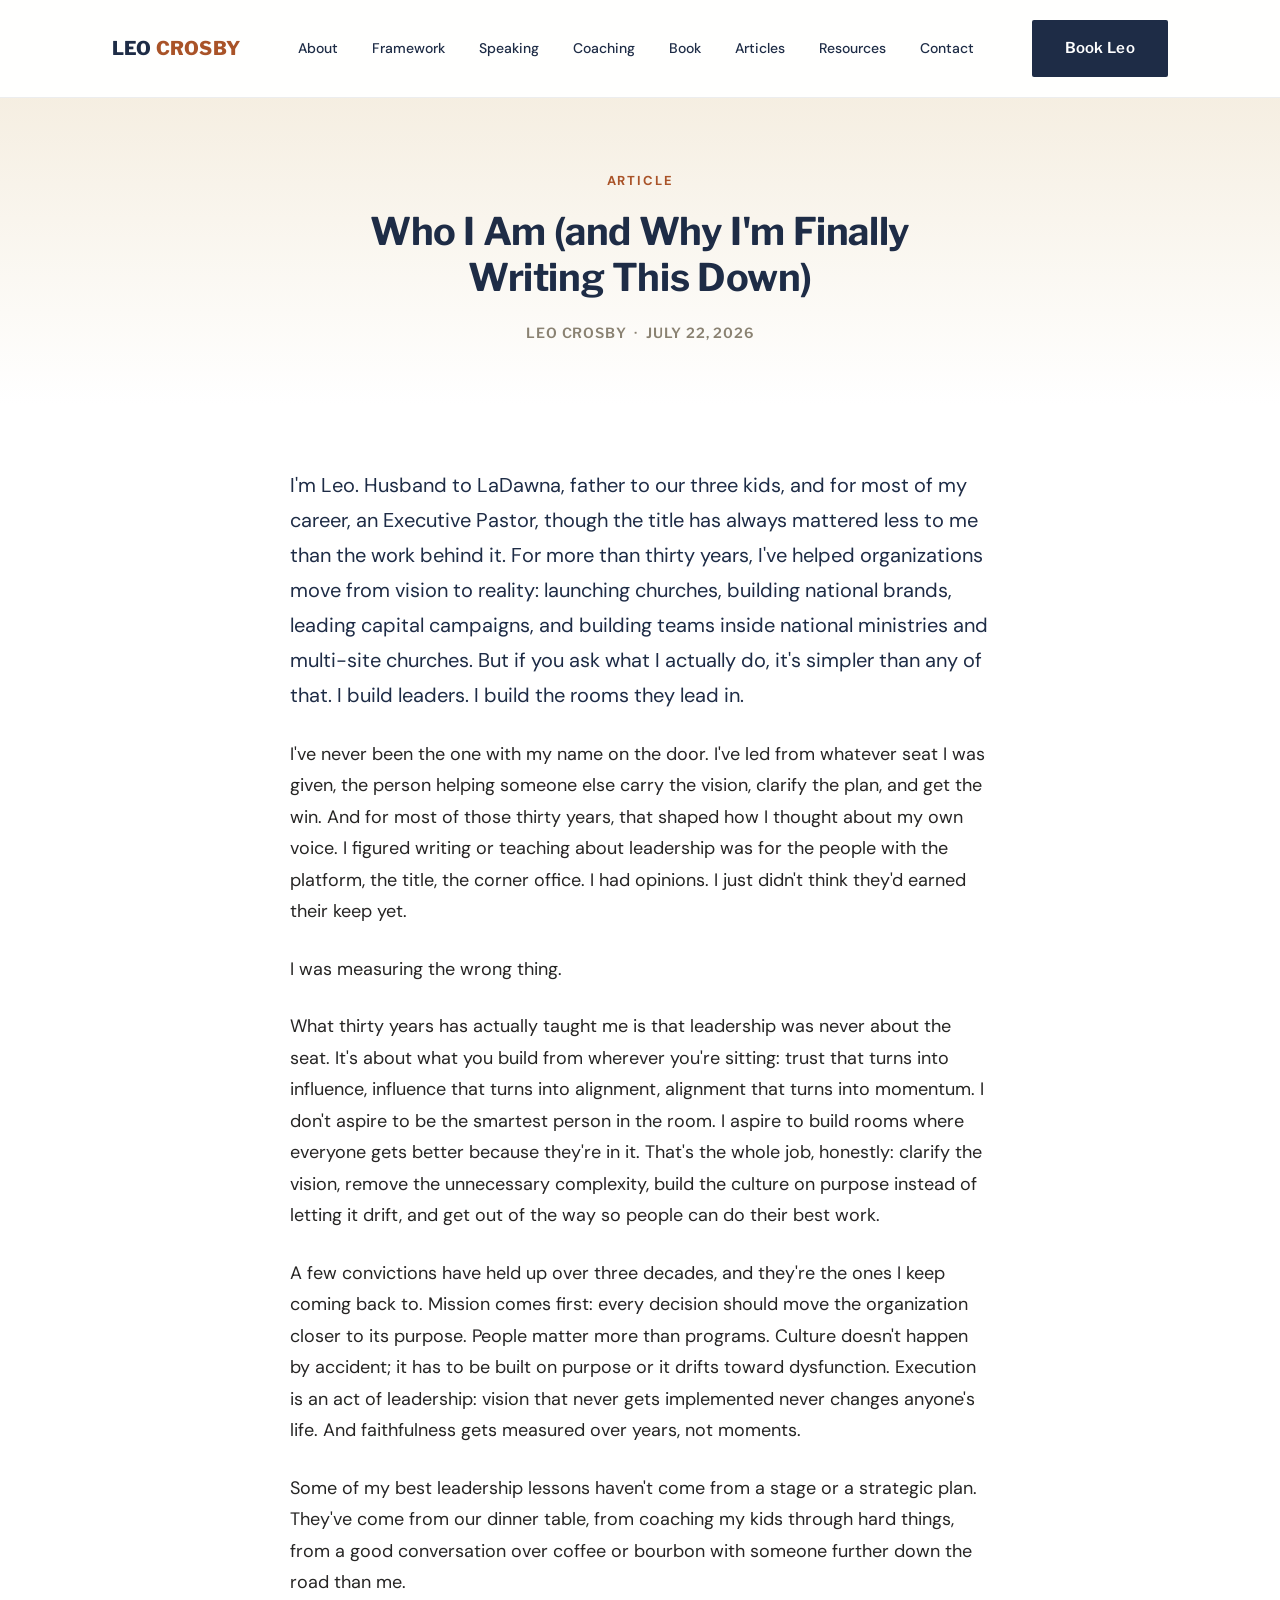
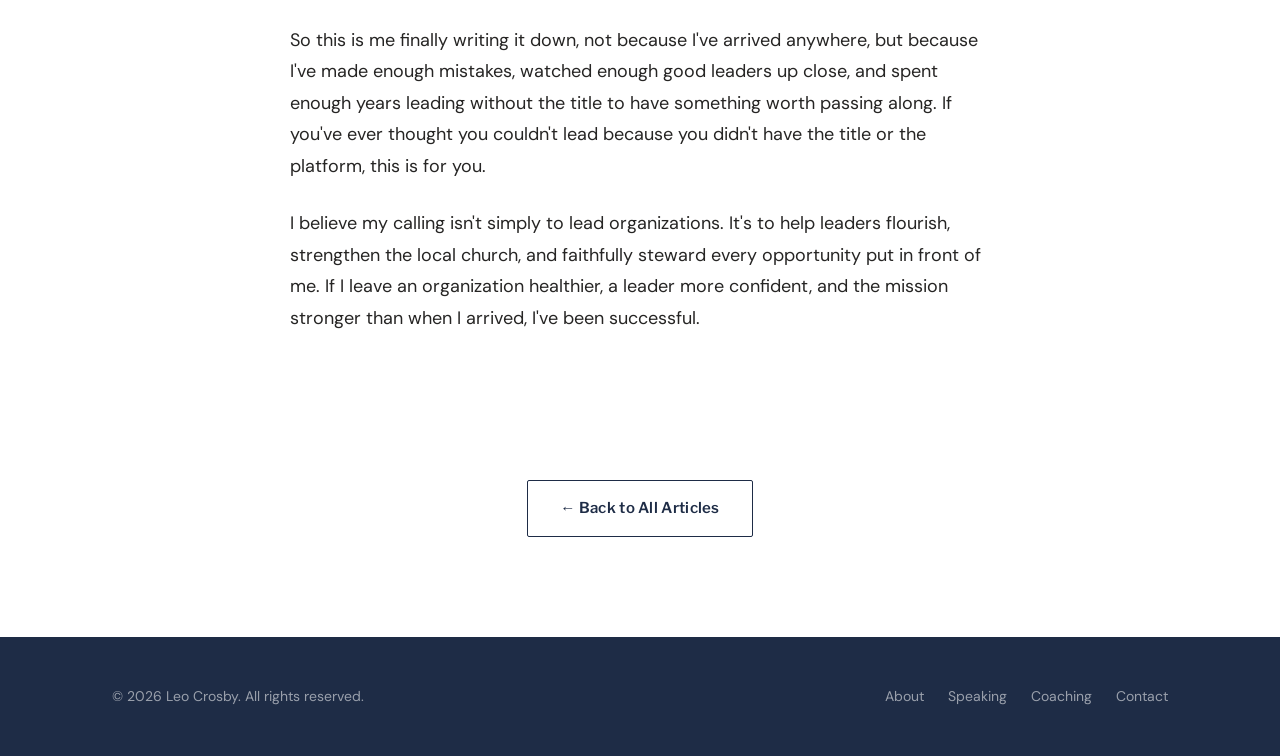
<file: articles/who-i-am.html>
<!DOCTYPE html>
<html lang="en">
<head>
<meta charset="UTF-8">
<meta name="viewport" content="width=device-width, initial-scale=1.0">
<title>Who I Am (and Why I'm Finally Writing This Down) | Leo Crosby</title>
<meta name="description" content="Thirty years without the top title taught Leo Crosby that leadership was never about the seat. It's about what you build from wherever you're sitting.">
<link rel="preconnect" href="https://fonts.googleapis.com">
<link rel="preconnect" href="https://fonts.gstatic.com" crossorigin>
<link href="https://fonts.googleapis.com/css2?family=Libre+Franklin:wght@400;500;600;700;800&family=DM+Sans:wght@400;500;700&display=swap" rel="stylesheet">
<link rel="stylesheet" href="../styles/main.css">
</head>
<body>

<header>
  <nav>
    <a href="../index.html" class="logo">LEO <span>CROSBY</span></a>
    <ul class="nav-links" id="navLinks">
      <li><a href="../index.html#about">About</a></li>
      <li><a href="../index.html#framework">Framework</a></li>
      <li><a href="../index.html#speaking">Speaking</a></li>
      <li><a href="../index.html#coaching">Coaching</a></li>
      <li><a href="../index.html#book">Book</a></li>
      <li><a href="index.html">Articles</a></li>
      <li><a href="../index.html#resources">Resources</a></li>
      <li><a href="../index.html#contact">Contact</a></li>
    </ul>
    <div class="nav-cta">
      <a href="../index.html#contact" class="btn btn-primary">Book Leo</a>
      <button class="nav-toggle" id="navToggle" aria-label="Toggle menu">&#9776;</button>
    </div>
  </nav>
</header>

<main>

  <section class="article-hero">
    <div class="container article-hero-inner">
      <span class="eyebrow">Article</span>
      <h1>Who I Am (and Why I'm Finally Writing This Down)</h1>
      <div class="article-meta">Leo Crosby &nbsp;&middot;&nbsp; July 22, 2026</div>
    </div>
  </section>

  <div class="container article-body">
    <p>I'm Leo. Husband to LaDawna, father to our three kids, and for most of my career, an Executive Pastor, though the title has always mattered less to me than the work behind it. For more than thirty years, I've helped organizations move from vision to reality: launching churches, building national brands, leading capital campaigns, and building teams inside national ministries and multi-site churches. But if you ask what I actually do, it's simpler than any of that. I build leaders. I build the rooms they lead in.</p>

    <p>I've never been the one with my name on the door. I've led from whatever seat I was given, the person helping someone else carry the vision, clarify the plan, and get the win. And for most of those thirty years, that shaped how I thought about my own voice. I figured writing or teaching about leadership was for the people with the platform, the title, the corner office. I had opinions. I just didn't think they'd earned their keep yet.</p>

    <p>I was measuring the wrong thing.</p>

    <p>What thirty years has actually taught me is that leadership was never about the seat. It's about what you build from wherever you're sitting: trust that turns into influence, influence that turns into alignment, alignment that turns into momentum. I don't aspire to be the smartest person in the room. I aspire to build rooms where everyone gets better because they're in it. That's the whole job, honestly: clarify the vision, remove the unnecessary complexity, build the culture on purpose instead of letting it drift, and get out of the way so people can do their best work.</p>

    <p>A few convictions have held up over three decades, and they're the ones I keep coming back to. Mission comes first: every decision should move the organization closer to its purpose. People matter more than programs. Culture doesn't happen by accident; it has to be built on purpose or it drifts toward dysfunction. Execution is an act of leadership: vision that never gets implemented never changes anyone's life. And faithfulness gets measured over years, not moments.</p>

    <p>Some of my best leadership lessons haven't come from a stage or a strategic plan. They've come from our dinner table, from coaching my kids through hard things, from a good conversation over coffee or bourbon with someone further down the road than me.</p>

    <p>So this is me finally writing it down, not because I've arrived anywhere, but because I've made enough mistakes, watched enough good leaders up close, and spent enough years leading without the title to have something worth passing along. If you've ever thought you couldn't lead because you didn't have the title or the platform, this is for you.</p>

    <p>I believe my calling isn't simply to lead organizations. It's to help leaders flourish, strengthen the local church, and faithfully steward every opportunity put in front of me. If I leave an organization healthier, a leader more confident, and the mission stronger than when I arrived, I've been successful.</p>
  </div>

  <div class="container article-footer-nav">
    <a href="index.html" class="btn btn-outline">&larr; Back to All Articles</a>
  </div>

</main>

<footer>
  <div class="container footer-grid">
    <div>&copy; <span id="year"></span> Leo Crosby. All rights reserved.</div>
    <ul class="footer-links">
      <li><a href="../index.html#about">About</a></li>
      <li><a href="../index.html#speaking">Speaking</a></li>
      <li><a href="../index.html#coaching">Coaching</a></li>
      <li><a href="../index.html#contact">Contact</a></li>
    </ul>
  </div>
</footer>

<script>
  document.getElementById('year').textContent = new Date().getFullYear();
  const navToggle = document.getElementById('navToggle');
  const navLinks = document.getElementById('navLinks');
  navToggle.addEventListener('click', () => navLinks.classList.toggle('open'));
  navLinks.querySelectorAll('a').forEach(a => a.addEventListener('click', () => navLinks.classList.remove('open')));
</script>

</body>
</html>
</file>
<file: styles/main.css>
:root{
    --navy:#1E2C46;
    --navy-light:#505A6F;
    --white:#FFFFFF;
    --warm-gray:#F2E9D8;
    --warm-gray-dark:#D9D1C2;
    --gold:#A95328;
    --gold-light:#D8A45C;
    --gold-dark:#8B4421;
    --text-body:#262524;
    --max-width:1120px;
  }
  *{box-sizing:border-box;margin:0;padding:0;}
  html{scroll-behavior:smooth;}
  body{
    font-family:'DM Sans', sans-serif;
    color:var(--text-body);
    background:var(--white);
    line-height:1.65;
    -webkit-font-smoothing:antialiased;
  }
  h1,h2,h3,h4{
    font-family:'Libre Franklin', sans-serif;
    color:var(--navy);
    font-weight:700;
    letter-spacing:-0.01em;
  }
  a{text-decoration:none;color:inherit;}
  img{max-width:100%;display:block;}
  .container{
    max-width:var(--max-width);
    margin:0 auto;
    padding:0 32px;
  }
  section{padding:120px 0;}
  .eyebrow{
    text-transform:uppercase;
    letter-spacing:0.14em;
    font-size:13px;
    font-weight:700;
    color:var(--gold);
    margin-bottom:18px;
    display:block;
  }
  .btn{
    display:inline-block;
    padding:15px 32px;
    border-radius:2px;
    font-family:'Libre Franklin', sans-serif;
    font-weight:600;
    font-size:15px;
    letter-spacing:0.02em;
    transition:all 0.25s ease;
    cursor:pointer;
    border:1px solid transparent;
  }
  .btn-primary{
    background:var(--navy);
    color:var(--white);
  }
  .btn-primary:hover{background:var(--navy-light);}
  .btn-outline{
    background:transparent;
    color:var(--navy);
    border:1px solid var(--navy);
  }
  .btn-outline:hover{background:var(--navy);color:var(--white);}
  .btn-gold{
    background:var(--gold);
    color:var(--white);
  }
  .btn-gold:hover{background:var(--gold-dark);}

  /* NAV */
  header{
    position:fixed;
    top:0;left:0;right:0;
    background:rgba(255,255,255,0.96);
    backdrop-filter:blur(6px);
    z-index:1000;
    border-bottom:1px solid rgba(15,34,55,0.08);
  }
  nav{
    max-width:var(--max-width);
    margin:0 auto;
    padding:20px 32px;
    display:flex;
    align-items:center;
    justify-content:space-between;
  }
  .logo{
    font-family:'Libre Franklin', sans-serif;
    font-weight:800;
    font-size:19px;
    color:var(--navy);
    letter-spacing:0.01em;
  }
  .logo span{color:var(--gold);}
  .nav-links{
    display:flex;
    gap:34px;
    list-style:none;
  }
  .nav-links a{
    font-size:14px;
    font-weight:500;
    color:var(--navy);
    position:relative;
  }
  .nav-links a:hover{color:var(--gold);}
  .nav-cta{display:flex;align-items:center;gap:18px;}
  .nav-toggle{display:none;background:none;border:none;font-size:24px;color:var(--navy);cursor:pointer;}

  @media (max-width:900px){
    .nav-links{
      position:absolute;
      top:100%;left:0;right:0;
      background:var(--white);
      flex-direction:column;
      gap:0;
      display:none;
      border-bottom:1px solid rgba(15,34,55,0.08);
    }
    .nav-links.open{display:flex;}
    .nav-links li{width:100%;}
    .nav-links a{
      display:block;
      padding:16px 32px;
      border-top:1px solid rgba(15,34,55,0.06);
    }
    .nav-cta .btn{display:none;}
    .nav-toggle{display:block;}
  }

  /* HERO */
  .hero{
    padding:200px 0 140px;
    background:linear-gradient(180deg, var(--warm-gray) 0%, var(--white) 100%);
  }
  .hero-grid{
    display:grid;
    grid-template-columns:1.15fr 0.85fr;
    gap:64px;
    align-items:center;
  }
  .hero h1{
    font-size:52px;
    line-height:1.12;
    margin-bottom:24px;
  }
  .hero h1 em{
    font-style:normal;
    color:var(--gold);
  }
  .hero p.lead{
    font-size:19px;
    color:var(--text-body);
    max-width:520px;
    margin-bottom:36px;
  }
  .hero-ctas{display:flex;gap:16px;flex-wrap:wrap;}
  .hero-signup{margin-bottom:32px;max-width:460px;}
  .hero .ml-embedded{margin-bottom:24px;max-width:460px;}

  /* LATEST POSTS STRIP */
  .latest-posts{padding:56px 0 0;}
  .latest-posts-head{
    display:flex;
    align-items:baseline;
    justify-content:space-between;
    flex-wrap:wrap;
    gap:12px;
    margin-bottom:28px;
  }
  .latest-posts-head h2{font-size:22px;}
  .latest-posts-head a{
    font-family:'Libre Franklin',sans-serif;
    font-size:13px;
    font-weight:700;
    text-transform:uppercase;
    letter-spacing:0.05em;
    color:var(--gold);
  }
  .latest-posts-grid{
    display:grid;
    grid-template-columns:repeat(auto-fit, minmax(260px, 1fr));
    gap:24px;
  }
  .hero-portrait{
    width:100%;
    aspect-ratio:4/5;
    border-radius:4px;
    position:relative;
    overflow:hidden;
    background:var(--navy);
  }
  .hero-portrait img{
    width:100%;
    height:100%;
    object-fit:cover;
    display:block;
  }
  .hero-portrait::after{
    content:"";
    position:absolute;
    bottom:-14px;right:-14px;
    width:70%;height:70%;
    border:1px solid var(--gold);
    border-radius:4px;
    z-index:-1;
  }

  /* SECTION HEADERS */
  .section-head{
    max-width:640px;
    margin-bottom:64px;
  }
  .section-head.center{margin-left:auto;margin-right:auto;text-align:center;}
  .section-head h2{font-size:36px;line-height:1.2;margin-bottom:20px;}
  .section-head p{font-size:17px;color:#5A6068;}

  .bg-warm{background:var(--warm-gray);}
  .bg-navy{background:var(--navy);color:rgba(255,255,255,0.88);}
  .bg-navy h2,.bg-navy h3,.bg-navy h4{color:var(--white);}
  .bg-navy .eyebrow{color:var(--gold-light);}

  /* ABOUT */
  .about-grid{
    display:grid;
    grid-template-columns:0.8fr 1.2fr;
    gap:72px;
    align-items:start;
  }
  .about-photo{
    width:100%;
    aspect-ratio:1/1.1;
    border-radius:4px;
    overflow:hidden;
    background:var(--warm-gray-dark);
  }
  .about-photo img{
    width:100%;
    height:100%;
    object-fit:cover;
    display:block;
  }
  .about-text p{margin-bottom:20px;font-size:17px;}
  .pull-quote{
    border-left:3px solid var(--gold);
    padding-left:24px;
    margin:32px 0;
    font-family:'Libre Franklin',sans-serif;
    font-size:20px;
    color:var(--navy);
    font-weight:500;
    line-height:1.5;
  }
  .about-background{
    margin-top:36px;
    padding-top:28px;
    border-top:1px solid rgba(15,34,55,0.1);
  }
  .about-background-label{
    font-family:'Libre Franklin',sans-serif;
    font-size:12px;
    font-weight:700;
    text-transform:uppercase;
    letter-spacing:0.08em;
    color:var(--gold);
    display:block;
    margin-bottom:14px;
  }
  .about-background ul{list-style:none;margin-bottom:16px;}
  .about-background li{
    font-size:15px;
    color:#5A6068;
    padding:8px 0;
    border-top:1px solid rgba(15,34,55,0.06);
  }
  .about-background li:first-child{border-top:none;}
  .about-linkedin{
    font-family:'Libre Franklin',sans-serif;
    font-size:13px;
    font-weight:700;
    text-transform:uppercase;
    letter-spacing:0.05em;
    color:var(--navy);
  }

  /* FRAMEWORK */
  .not-is-grid{
    display:grid;
    grid-template-columns:1fr 1fr;
    gap:40px;
    margin-bottom:72px;
  }
  .not-is-card{
    background:var(--white);
    border:1px solid rgba(15,34,55,0.08);
    border-radius:4px;
    padding:40px;
  }
  .not-is-card h3{
    font-size:14px;
    text-transform:uppercase;
    letter-spacing:0.1em;
    margin-bottom:24px;
  }
  .not-is-card.is-not h3{color:#A24B3E;}
  .not-is-card.is-yes h3{color:var(--gold);}
  .not-is-card ul{list-style:none;}
  .not-is-card li{
    padding:12px 0;
    border-top:1px solid rgba(15,34,55,0.06);
    font-size:16px;
  }
  .not-is-card li:first-child{border-top:none;}

  .pillars{
    display:grid;
    grid-template-columns:repeat(3,1fr);
    gap:28px;
  }
  .pillar{
    background:var(--white);
    border-top:3px solid var(--gold);
    padding:32px 26px;
    box-shadow:0 2px 24px rgba(15,34,55,0.06);
  }
  .pillar .num{
    font-family:'Libre Franklin',sans-serif;
    font-size:13px;
    color:var(--gold);
    font-weight:700;
    letter-spacing:0.08em;
    margin-bottom:14px;
    display:block;
  }
  .pillar h4{font-size:20px;margin-bottom:12px;}
  .pillar p{font-size:15px;color:#5A6068;}

  /* SPEAKING */
  .speaking-grid{
    display:grid;
    grid-template-columns:1fr 1fr;
    gap:64px;
    align-items:start;
  }
  .topic-list{list-style:none;margin-top:24px;}
  .topic-list li{
    padding:18px 0;
    border-top:1px solid rgba(15,34,55,0.08);
    font-family:'Libre Franklin',sans-serif;
    font-size:17px;
    font-weight:500;
    color:var(--navy);
  }
  .topic-list li:last-child{border-bottom:1px solid rgba(15,34,55,0.08);}
  .quote-card{
    background:var(--warm-gray);
    padding:32px;
    border-radius:4px;
    margin-bottom:24px;
  }
  .quote-card p{font-size:16px;font-style:italic;color:var(--navy);margin-bottom:16px;}
  .quote-card .attribution{
    font-family:'Libre Franklin',sans-serif;
    font-size:13px;
    font-style:normal;
    text-transform:uppercase;
    letter-spacing:0.06em;
    color:#8A8272;
  }

  /* SPEAKING VIDEOS */
  .video-section-head{
    margin-top:80px;
    text-align:center;
  }
  .video-section-head h3{font-size:26px;margin-top:8px;}
  .video-grid{
    display:grid;
    grid-template-columns:repeat(auto-fit, minmax(220px, 260px));
    justify-content:center;
    gap:32px;
    margin-top:40px;
  }
  .video-card{width:100%;}
  .video-embed{
    width:100%;
    aspect-ratio:9/16;
    background:var(--navy);
    border-radius:4px;
    overflow:hidden;
    box-shadow:0 12px 32px rgba(15,34,55,0.12);
  }
  .video-embed iframe{
    width:100%;
    height:100%;
    border:0;
    display:block;
  }
  .video-caption{
    margin-top:14px;
    text-align:center;
    font-family:'Libre Franklin',sans-serif;
    font-weight:600;
    font-size:15px;
    color:var(--navy);
  }

  /* COACHING */
  .coaching-grid{
    display:grid;
    grid-template-columns:repeat(2,1fr);
    gap:28px;
    margin-top:56px;
    max-width:840px;
    margin-left:auto;
    margin-right:auto;
  }
  .coaching-card{
    padding:36px 30px;
    border:1px solid rgba(255,255,255,0.14);
    border-radius:4px;
  }
  .coaching-card h4{font-size:20px;margin-bottom:14px;}
  .coaching-card p{font-size:15px;color:rgba(255,255,255,0.7);margin-bottom:20px;}
  .coaching-card .tag{
    display:inline-block;
    font-size:12px;
    text-transform:uppercase;
    letter-spacing:0.08em;
    color:var(--gold-light);
    font-weight:700;
    margin-bottom:16px;
  }

  /* BOOK */
  .book-grid{
    display:grid;
    grid-template-columns:0.7fr 1.3fr;
    gap:64px;
    align-items:center;
  }
  .book-cover{
    width:100%;
    aspect-ratio:2/3;
    background:linear-gradient(160deg, var(--navy) 0%, var(--navy-light) 100%);
    border-radius:2px;
    box-shadow:0 20px 50px rgba(15,34,55,0.18);
    display:flex;
    flex-direction:column;
    align-items:center;
    justify-content:center;
    text-align:center;
    padding:32px;
    color:var(--white);
  }
  .book-cover .eyebrow{color:var(--gold-light);}
  .book-cover h3{color:var(--white);font-size:26px;line-height:1.3;}
  .book-cover .sub{color:rgba(255,255,255,0.6);font-size:13px;margin-top:16px;letter-spacing:0.06em;text-transform:uppercase;}
  .book-parts{
    list-style:none;
    display:grid;
    grid-template-columns:1fr 1fr;
    gap:10px 24px;
    margin-bottom:8px;
  }
  .book-parts li{
    font-family:'Libre Franklin',sans-serif;
    font-size:15px;
    font-weight:600;
    color:var(--navy);
    padding:8px 0;
    border-top:1px solid rgba(15,34,55,0.08);
  }
  .book-parts li span{
    color:var(--gold);
    font-weight:700;
    margin-right:10px;
  }
  .book-parts-detailed{
    margin-top:48px;
    border-top:1px solid rgba(15,34,55,0.1);
  }
  .book-part{
    border-bottom:1px solid rgba(15,34,55,0.1);
    padding:20px 0;
  }
  .book-part summary{
    display:flex;
    align-items:baseline;
    flex-wrap:wrap;
    gap:14px;
    cursor:pointer;
    list-style:none;
  }
  .book-part summary::-webkit-details-marker{display:none;}
  .book-part summary::after{
    content:'+';
    margin-left:auto;
    font-size:20px;
    color:var(--gold);
    font-weight:700;
  }
  .book-part[open] summary::after{content:'\2212';}
  .book-part summary .num{
    font-family:'Libre Franklin',sans-serif;
    font-size:13px;
    font-weight:700;
    color:var(--gold);
  }
  .book-part summary .part-name{
    font-family:'Libre Franklin',sans-serif;
    font-size:19px;
    font-weight:700;
    color:var(--navy);
  }
  .book-part summary .part-tagline{
    font-size:15px;
    color:#5A6068;
    font-style:italic;
  }
  .book-chapters{
    list-style:none;
    margin-top:16px;
    padding-left:27px;
    display:grid;
    gap:10px;
  }
  .book-chapters li{
    font-size:15px;
    color:#5A6068;
    line-height:1.6;
  }
  .book-chapters li strong{
    color:var(--navy);
    font-weight:600;
  }
  .signup-row{
    display:flex;
    gap:12px;
    margin-top:28px;
    max-width:440px;
    flex-wrap:wrap;
  }
  .signup-row input{
    flex:1;
    min-width:200px;
    padding:15px 18px;
    border:1px solid rgba(15,34,55,0.18);
    border-radius:2px;
    font-family:'DM Sans',sans-serif;
    font-size:15px;
  }

  /* RESOURCES */
  .resources-grid{
    display:grid;
    grid-template-columns:repeat(3,1fr);
    gap:28px;
  }
  .resource-card{
    display:block;
    background:var(--white);
    border:1px solid rgba(15,34,55,0.08);
    border-radius:4px;
    overflow:hidden;
    transition:box-shadow 0.25s ease, transform 0.25s ease;
  }
  a.resource-card:hover{
    box-shadow:0 12px 32px rgba(15,34,55,0.1);
    transform:translateY(-2px);
  }
  .resource-card .thumb{
    height:150px;
    background:var(--warm-gray-dark);
    display:flex;
    align-items:center;
    justify-content:center;
    color:#8A8272;
    font-family:'Libre Franklin',sans-serif;
    font-size:12px;
    text-transform:uppercase;
    letter-spacing:0.08em;
  }
  .resource-card .body{padding:26px;}
  .resource-card h4{font-size:18px;margin-bottom:10px;}
  .resource-card p{font-size:14px;color:#5A6068;margin-bottom:16px;}
  .preview-list{
    list-style:none;
    margin-bottom:16px;
    border-top:1px solid rgba(15,34,55,0.08);
  }
  .preview-list li{
    border-bottom:1px solid rgba(15,34,55,0.08);
  }
  .preview-list a{
    display:block;
    padding:10px 0;
    font-size:14px;
    font-weight:600;
    color:var(--navy);
    text-decoration:none;
    line-height:1.4;
  }
  .preview-list a:hover{color:var(--gold);}
  .resource-card .link{
    font-family:'Libre Franklin',sans-serif;
    font-size:13px;
    font-weight:700;
    color:var(--gold);
    text-transform:uppercase;
    letter-spacing:0.05em;
  }

  /* CONTACT */
  .contact-grid{
    display:grid;
    grid-template-columns:1fr 1fr;
    gap:64px;
  }
  .contact-form{display:flex;flex-direction:column;gap:18px;}
  .contact-form input,.contact-form select,.contact-form textarea{
    padding:15px 18px;
    border:1px solid rgba(15,34,55,0.18);
    border-radius:2px;
    font-family:'DM Sans',sans-serif;
    font-size:15px;
    width:100%;
  }
  .contact-form textarea{resize:vertical;min-height:120px;}
  .contact-info-item{
    display:flex;
    gap:16px;
    margin-bottom:28px;
  }
  .contact-info-item .label{
    font-family:'Libre Franklin',sans-serif;
    font-weight:700;
    font-size:13px;
    text-transform:uppercase;
    letter-spacing:0.06em;
    color:var(--gold);
    min-width:110px;
  }
  .contact-info-item .value{font-size:16px;color:var(--navy);}

  footer{
    background:var(--navy);
    color:rgba(255,255,255,0.55);
    padding:48px 0;
    font-size:14px;
  }
  .footer-grid{
    display:flex;
    justify-content:space-between;
    align-items:center;
    flex-wrap:wrap;
    gap:20px;
  }
  .footer-links{display:flex;gap:24px;list-style:none;}
  .footer-links a:hover{color:var(--gold-light);}

  @media (max-width:900px){
    section{padding:80px 0;}
    .hero{padding:140px 0 80px;}
    .hero-grid{grid-template-columns:1fr;}
    .hero h1{font-size:38px;}
    .hero-portrait{max-width:340px;margin:0 auto;}
    .about-grid{grid-template-columns:1fr;}
    .about-photo{max-width:320px;margin:0 auto;}
    .not-is-grid{grid-template-columns:1fr;}
    .pillars{grid-template-columns:1fr 1fr;}
    .speaking-grid{grid-template-columns:1fr;}
    .coaching-grid{grid-template-columns:1fr;}
    .book-grid{grid-template-columns:1fr;}
    .book-cover{max-width:280px;margin:0 auto;}
    .resources-grid{grid-template-columns:1fr;}
    .contact-grid{grid-template-columns:1fr;}
  }
  @media (max-width:560px){
    .pillars{grid-template-columns:1fr;}
    .container{padding:0 22px;}
  }

  /* ARTICLES INDEX */
  .articles-hero{
    padding:170px 0 60px;
    background:linear-gradient(180deg, var(--warm-gray) 0%, var(--white) 100%);
    text-align:center;
  }
  .articles-hero h1{font-size:42px;margin-bottom:16px;}
  .articles-hero p{font-size:17px;color:#5A6068;max-width:560px;margin:0 auto;}
  .articles-list{
    display:grid;
    grid-template-columns:repeat(auto-fill, minmax(280px, 1fr));
    gap:32px;
    padding:80px 0 120px;
  }
  .article-card{
    display:block;
    border:1px solid rgba(15,34,55,0.08);
    border-radius:4px;
    padding:32px;
    background:var(--white);
    transition:box-shadow 0.25s ease, transform 0.25s ease;
  }
  .article-card:hover{
    box-shadow:0 12px 32px rgba(15,34,55,0.1);
    transform:translateY(-2px);
  }
  .article-card .date{
    font-family:'Libre Franklin',sans-serif;
    font-size:12px;
    text-transform:uppercase;
    letter-spacing:0.08em;
    color:var(--gold);
    font-weight:700;
    margin-bottom:14px;
    display:block;
  }
  .article-card h3{font-size:21px;line-height:1.3;margin-bottom:12px;}
  .article-card p{font-size:15px;color:#5A6068;}
  .article-card .read-more{
    display:inline-block;
    margin-top:16px;
    font-family:'Libre Franklin',sans-serif;
    font-size:13px;
    font-weight:700;
    text-transform:uppercase;
    letter-spacing:0.05em;
    color:var(--navy);
  }

  /* ARTICLE PAGE */
  .article-hero{
    padding:170px 0 60px;
    background:linear-gradient(180deg, var(--warm-gray) 0%, var(--white) 100%);
  }
  .article-hero-inner{max-width:700px;margin:0 auto;text-align:center;}
  .article-hero h1{font-size:38px;line-height:1.2;margin-bottom:20px;}
  .article-meta{
    font-family:'Libre Franklin',sans-serif;
    font-size:14px;
    color:#8A8272;
    text-transform:uppercase;
    letter-spacing:0.06em;
    font-weight:600;
  }
  .article-body{
    max-width:700px;
    margin:0 auto;
    padding:64px 0 120px;
  }
  .article-body p{
    font-size:18px;
    line-height:1.75;
    margin-bottom:26px;
    color:var(--text-body);
  }
  .article-body p:first-of-type{
    font-size:20px;
    color:var(--navy);
  }
  .article-body h2{
    font-size:26px;
    margin:52px 0 20px;
  }
  .article-teaser{
    margin-top:48px;
    padding-top:32px;
    border-top:1px solid rgba(15,34,55,0.12);
    font-size:16px;
    color:#5A6068;
    font-style:italic;
  }
  .article-teaser strong{
    font-style:normal;
    color:var(--navy);
  }
  .article-footer-nav{
    max-width:700px;
    margin:0 auto;
    padding:0 0 100px;
    text-align:center;
  }
  @media (max-width:600px){
    .articles-hero{padding:140px 0 40px;}
    .article-hero{padding:140px 0 40px;}
    .article-hero h1{font-size:28px;}
    .article-body p{font-size:17px;}
  }
</file>
